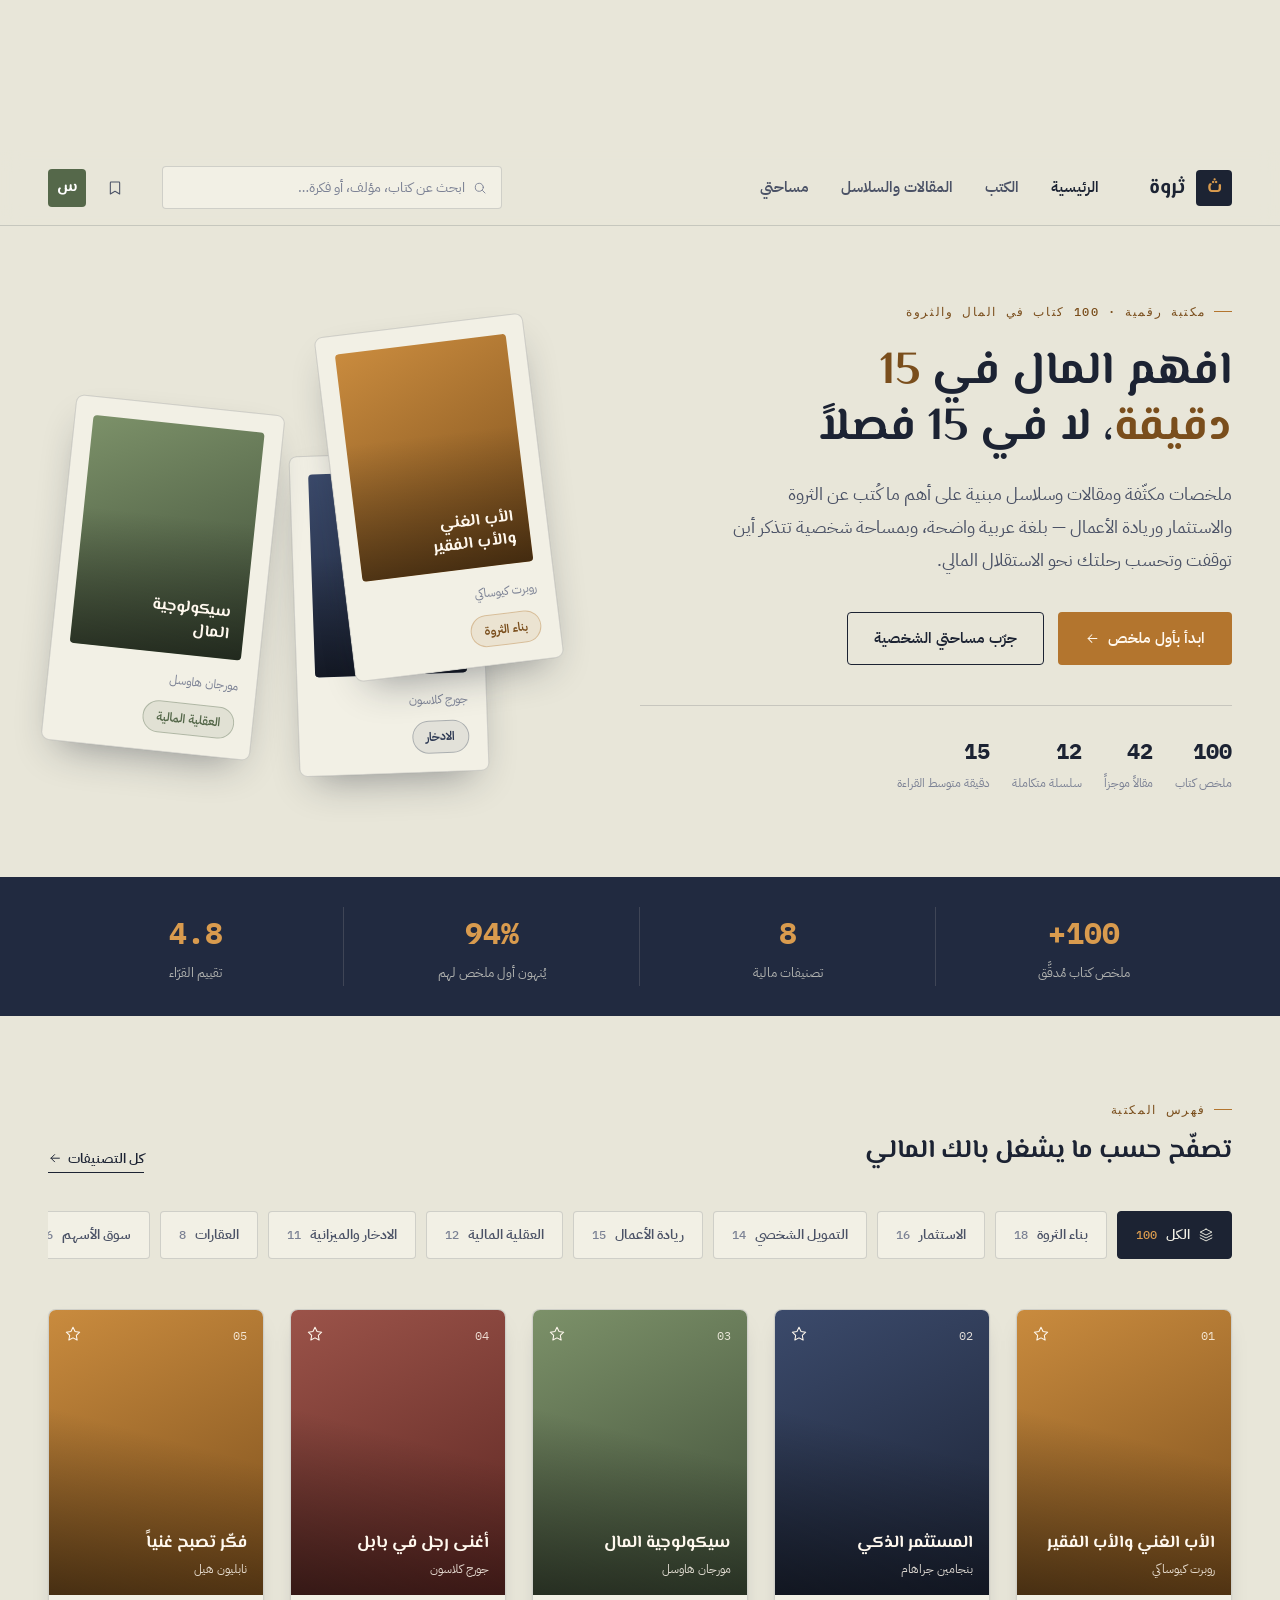
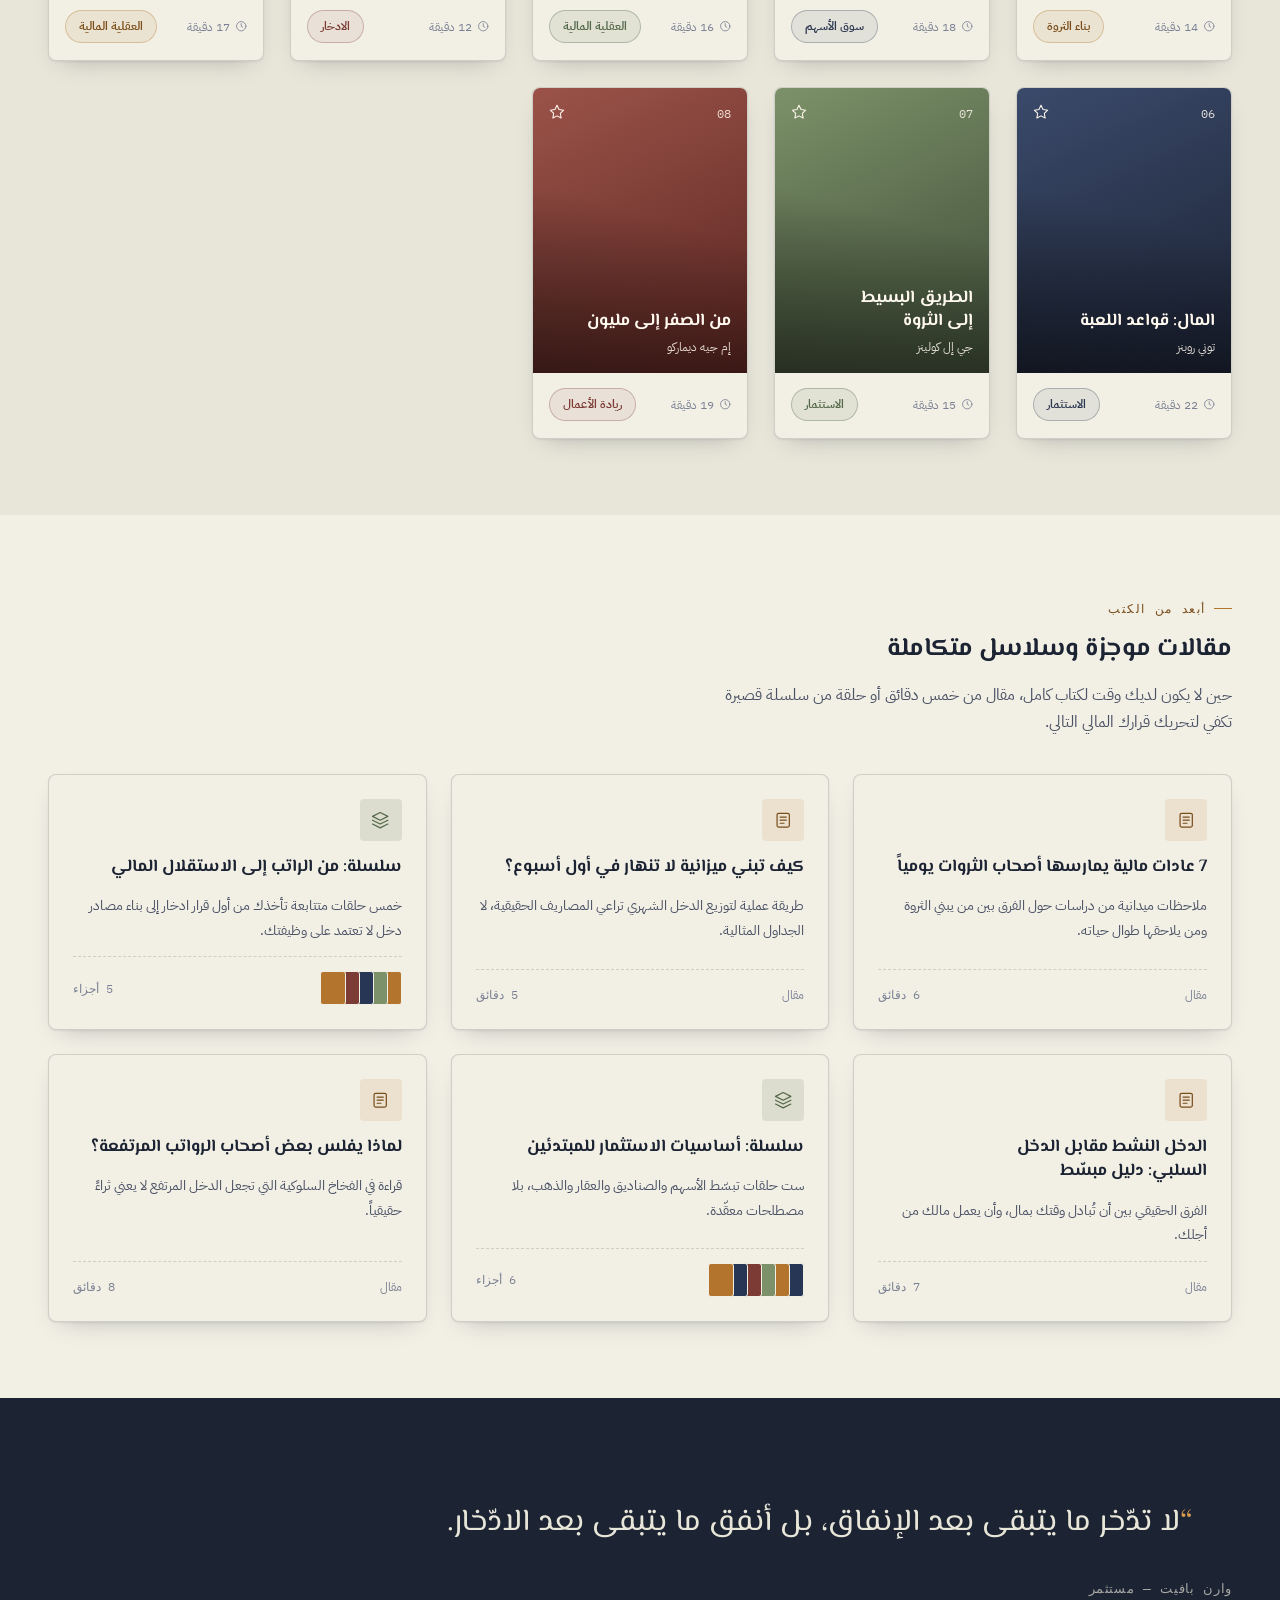
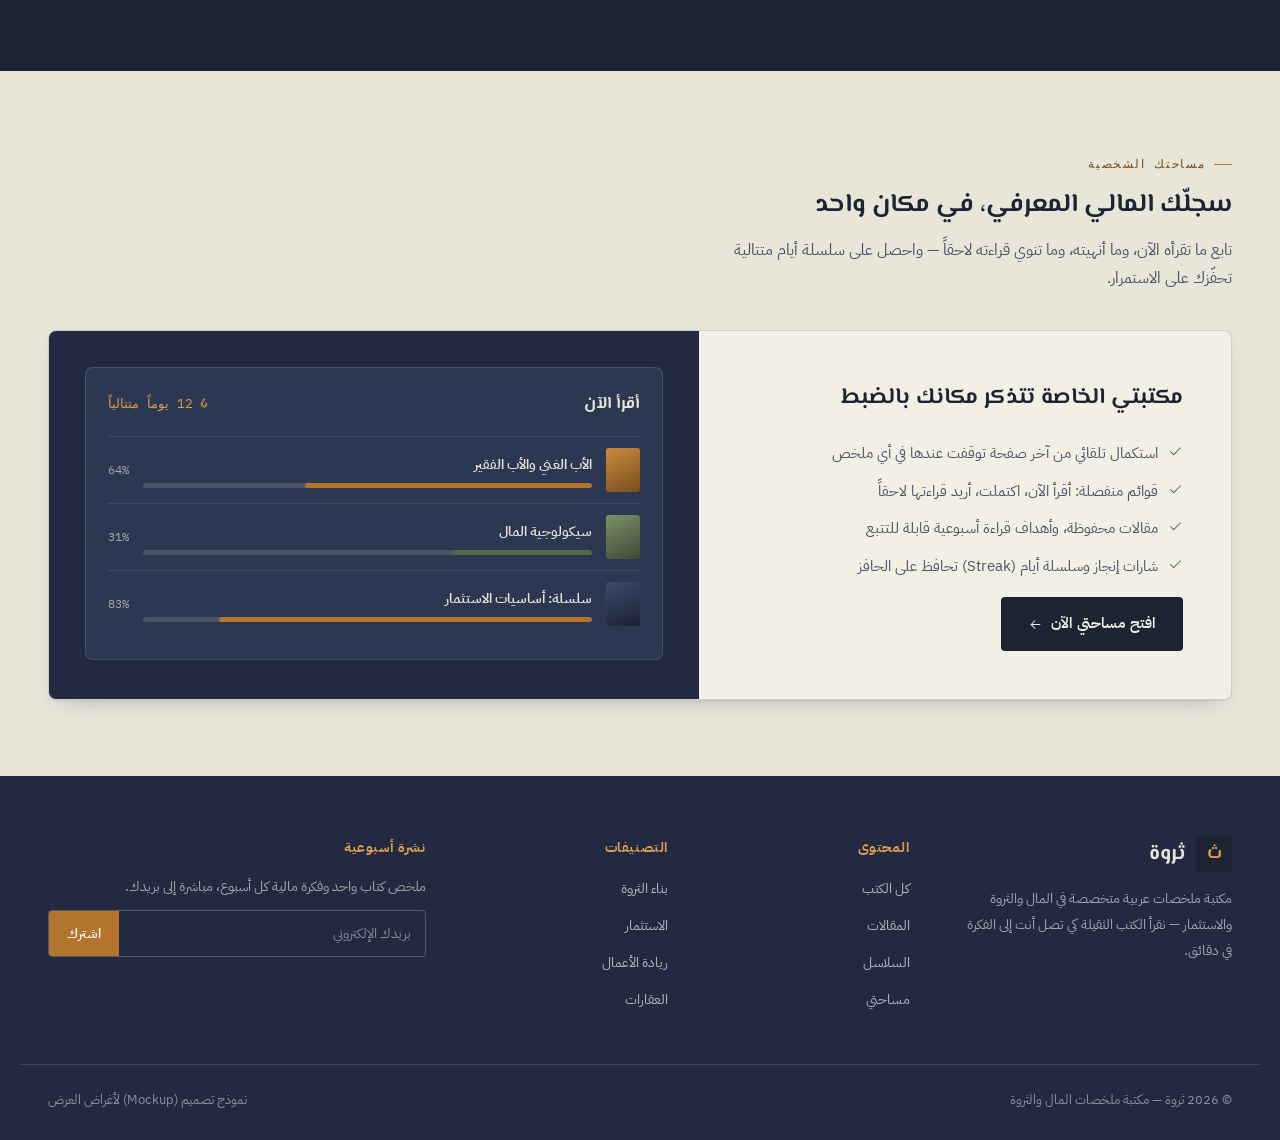
<file: wealth-library/index.html>
<!DOCTYPE html>
<html lang="ar" dir="rtl">
<head>
<meta charset="UTF-8" />
<meta name="viewport" content="width=device-width, initial-scale=1.0" />
<title>ثروة — مكتبة ملخصات المال والثروة</title>
<meta name="description" content="مكتبة رقمية تضم ملخصات 100 كتاب ومقالات وسلاسل في المال والثروة والاستثمار، مع مساحة شخصية لتتبع قراءاتك." />
<link rel="preconnect" href="https://fonts.googleapis.com" />
<link rel="preconnect" href="https://fonts.gstatic.com" crossorigin />
<link href="https://fonts.googleapis.com/css2?family=El+Messiri:wght@500;600;700&family=IBM+Plex+Sans+Arabic:wght@400;500;600;700&family=IBM+Plex+Mono:wght@400;500&display=swap" rel="stylesheet" />
<link rel="stylesheet" href="./css/styles.css" />
</head>
<body>

<svg hidden>
<symbol id="i-search" viewBox="0 0 24 24"><circle cx="11" cy="11" r="7"/><line x1="21" y1="21" x2="16.65" y2="16.65"/></symbol>
<symbol id="i-user" viewBox="0 0 24 24"><circle cx="12" cy="8" r="4"/><path d="M4 20c0-4 4-6 8-6s8 2 8 6"/></symbol>
<symbol id="i-bookmark" viewBox="0 0 24 24"><path d="M6 3h12a1 1 0 011 1v17l-7-4-7 4V4a1 1 0 011-1z"/></symbol>
<symbol id="i-clock" viewBox="0 0 24 24"><circle cx="12" cy="12" r="9"/><polyline points="12 7 12 12 15 14"/></symbol>
<symbol id="i-star" viewBox="0 0 24 24"><path d="M12 2l3.1 6.3 6.9 1-5 4.9 1.2 6.9-6.2-3.3-6.2 3.3 1.2-6.9-5-4.9 6.9-1z"/></symbol>
<symbol id="i-check" viewBox="0 0 24 24"><polyline points="20 6 9 17 4 12"/></symbol>
<symbol id="i-flame" viewBox="0 0 24 24"><path d="M12 2c1.2 3.8-3.6 5-3.6 9a3.6 3.6 0 007.2 0c0-1.8-.9-2.7-.9-2.7s1.8.9 1.8 3.6a5.4 5.4 0 01-10.8 0c0-4.6 3.6-5.4 3.6-9.4.9 0 1.8-.5 2.7-.5z"/></symbol>
<symbol id="i-menu" viewBox="0 0 24 24"><line x1="4" y1="7" x2="20" y2="7"/><line x1="4" y1="12" x2="20" y2="12"/><line x1="4" y1="17" x2="20" y2="17"/></symbol>
<symbol id="i-arrow" viewBox="0 0 24 24"><line x1="19" y1="12" x2="5" y2="12"/><polyline points="11 6 5 12 11 18"/></symbol>
<symbol id="i-book" viewBox="0 0 24 24"><path d="M4 5c2-1.3 5-1.3 7 0v14c-2-1.3-5-1.3-7 0V5z"/><path d="M20 5c-2-1.3-5-1.3-7 0v14c2-1.3 5-1.3 7 0V5z"/></symbol>
<symbol id="i-scroll" viewBox="0 0 24 24"><rect x="4" y="3" width="16" height="18" rx="2"/><line x1="8" y1="8" x2="16" y2="8"/><line x1="8" y1="12" x2="16" y2="12"/><line x1="8" y1="16" x2="13" y2="16"/></symbol>
<symbol id="i-layers" viewBox="0 0 24 24"><polygon points="12 2 2 7 12 12 22 7 12 2"/><polyline points="2 17 12 22 22 17"/><polyline points="2 12 12 17 22 12"/></symbol>
</svg>

<header class="site-header">
  <div class="container header-row">
    <a href="./index.html" class="brand"><span class="brand-mark">ث</span> ثروة</a>
    <nav class="main-nav">
      <a href="./index.html" class="is-active">الرئيسية</a>
      <a href="./index.html#books">الكتب</a>
      <a href="./index.html#articles">المقالات والسلاسل</a>
      <a href="./dashboard.html">مساحتي</a>
    </nav>
    <div class="header-search"><svg class="icon"><use href="#i-search"/></svg> ابحث عن كتاب، مؤلف، أو فكرة…</div>
    <div class="header-actions">
      <a href="./dashboard.html" class="icon-btn" aria-label="المفضلة"><svg class="icon"><use href="#i-bookmark"/></svg></a>
      <a href="./dashboard.html" class="avatar">س</a>
      <button class="nav-toggle icon-btn" aria-label="القائمة"><svg class="icon"><use href="#i-menu"/></svg></button>
    </div>
  </div>
</header>

<section class="hero">
  <div class="container hero-grid">
    <div>
      <div class="eyebrow hero-eyebrow">مكتبة رقمية · 100 كتاب في المال والثروة</div>
      <h1>افهم المال في <em>15 دقيقة</em>، لا في 15 فصلاً</h1>
      <p class="hero-lede">ملخصات مكثّفة ومقالات وسلاسل مبنية على أهم ما كُتب عن الثروة والاستثمار وريادة الأعمال — بلغة عربية واضحة، وبمساحة شخصية تتذكر أين توقفت وتحسب رحلتك نحو الاستقلال المالي.</p>
      <div class="hero-actions">
        <a href="./summary.html" class="btn btn-bronze">ابدأ بأول ملخص <svg class="icon"><use href="#i-arrow"/></svg></a>
        <a href="./dashboard.html" class="btn btn-outline">جرّب مساحتي الشخصية</a>
      </div>
      <div class="hero-proof">
        <div class="proof-stat"><b class="num">100</b><span>ملخص كتاب</span></div>
        <div class="proof-stat"><b class="num">42</b><span>مقالاً موجزاً</span></div>
        <div class="proof-stat"><b class="num">12</b><span>سلسلة متكاملة</span></div>
        <div class="proof-stat"><b class="num">15</b><span>دقيقة متوسط القراءة</span></div>
      </div>
    </div>
    <div class="hero-stack">
      <div class="desk-card card-a tone-bronze">
        <div class="cover"><span>الأب الغني<br/>والأب الفقير</span></div>
        <small>روبرت كيوساكي</small>
        <div class="cmeta"><span class="tag tag--bronze">بناء الثروة</span></div>
      </div>
      <div class="desk-card card-b tone-moss">
        <div class="cover"><span>سيكولوجية<br/>المال</span></div>
        <small>مورجان هاوسل</small>
        <div class="cmeta"><span class="tag tag--moss">العقلية المالية</span></div>
      </div>
      <div class="desk-card card-c tone-navy">
        <div class="cover"><span>أغنى رجل<br/>في بابل</span></div>
        <small>جورج كلاسون</small>
        <div class="cmeta"><span class="tag tag--navy">الادخار</span></div>
      </div>
    </div>
  </div>
</section>

<div class="stats-strip">
  <div class="container stats-row">
    <div class="stat-block"><b class="num">100+</b><span>ملخص كتاب مُدقَّق</span></div>
    <div class="stat-block"><b class="num">8</b><span>تصنيفات مالية</span></div>
    <div class="stat-block"><b class="num">94%</b><span>يُنهون أول ملخص لهم</span></div>
    <div class="stat-block"><b class="num">4.8</b><span>تقييم القرّاء</span></div>
  </div>
</div>

<section class="section" id="books">
  <div class="container">
    <div class="section-head">
      <div>
        <div class="eyebrow">فهرس المكتبة</div>
        <h2>تصفّح حسب ما يشغل بالك المالي</h2>
      </div>
      <a href="#" class="link-more">كل التصنيفات <svg class="icon"><use href="#i-arrow"/></svg></a>
    </div>
    <div class="cat-rail">
      <div class="cat-chip is-active"><svg class="icon"><use href="#i-layers"/></svg> الكل <b class="num">100</b></div>
      <div class="cat-chip">بناء الثروة <b class="num">18</b></div>
      <div class="cat-chip">الاستثمار <b class="num">16</b></div>
      <div class="cat-chip">التمويل الشخصي <b class="num">14</b></div>
      <div class="cat-chip">ريادة الأعمال <b class="num">15</b></div>
      <div class="cat-chip">العقلية المالية <b class="num">12</b></div>
      <div class="cat-chip">الادخار والميزانية <b class="num">11</b></div>
      <div class="cat-chip">العقارات <b class="num">8</b></div>
      <div class="cat-chip">سوق الأسهم <b class="num">6</b></div>
    </div>

    <div class="book-grid">

      <a class="book-card" href="./summary.html">
        <div class="book-cover tone-bronze">
          <div class="cover-top"><span class="cover-num">01</span><svg class="icon"><use href="#i-star"/></svg></div>
          <div class="cover-bottom"><h3>الأب الغني والأب الفقير</h3><div class="author">روبرت كيوساكي</div></div>
        </div>
        <div class="book-body">
          <div class="book-meta"><span class="meta-item"><svg class="icon"><use href="#i-clock"/></svg> 14 دقيقة</span><span class="tag tag--bronze">بناء الثروة</span></div>
        </div>
      </a>

      <a class="book-card" href="./summary.html">
        <div class="book-cover tone-navy">
          <div class="cover-top"><span class="cover-num">02</span><svg class="icon"><use href="#i-star"/></svg></div>
          <div class="cover-bottom"><h3>المستثمر الذكي</h3><div class="author">بنجامين جراهام</div></div>
        </div>
        <div class="book-body">
          <div class="book-meta"><span class="meta-item"><svg class="icon"><use href="#i-clock"/></svg> 18 دقيقة</span><span class="tag tag--navy">سوق الأسهم</span></div>
        </div>
      </a>

      <a class="book-card" href="./summary.html">
        <div class="book-cover tone-moss">
          <div class="cover-top"><span class="cover-num">03</span><svg class="icon"><use href="#i-star"/></svg></div>
          <div class="cover-bottom"><h3>سيكولوجية المال</h3><div class="author">مورجان هاوسل</div></div>
        </div>
        <div class="book-body">
          <div class="book-meta"><span class="meta-item"><svg class="icon"><use href="#i-clock"/></svg> 16 دقيقة</span><span class="tag tag--moss">العقلية المالية</span></div>
        </div>
      </a>

      <a class="book-card" href="./summary.html">
        <div class="book-cover tone-claret">
          <div class="cover-top"><span class="cover-num">04</span><svg class="icon"><use href="#i-star"/></svg></div>
          <div class="cover-bottom"><h3>أغنى رجل في بابل</h3><div class="author">جورج كلاسون</div></div>
        </div>
        <div class="book-body">
          <div class="book-meta"><span class="meta-item"><svg class="icon"><use href="#i-clock"/></svg> 12 دقيقة</span><span class="tag tag--claret">الادخار</span></div>
        </div>
      </a>

      <a class="book-card" href="./summary.html">
        <div class="book-cover tone-bronze">
          <div class="cover-top"><span class="cover-num">05</span><svg class="icon"><use href="#i-star"/></svg></div>
          <div class="cover-bottom"><h3>فكّر تصبح غنياً</h3><div class="author">نابليون هيل</div></div>
        </div>
        <div class="book-body">
          <div class="book-meta"><span class="meta-item"><svg class="icon"><use href="#i-clock"/></svg> 17 دقيقة</span><span class="tag tag--bronze">العقلية المالية</span></div>
        </div>
      </a>

      <a class="book-card" href="./summary.html">
        <div class="book-cover tone-navy">
          <div class="cover-top"><span class="cover-num">06</span><svg class="icon"><use href="#i-star"/></svg></div>
          <div class="cover-bottom"><h3>المال: قواعد اللعبة</h3><div class="author">توني روبنز</div></div>
        </div>
        <div class="book-body">
          <div class="book-meta"><span class="meta-item"><svg class="icon"><use href="#i-clock"/></svg> 22 دقيقة</span><span class="tag tag--navy">الاستثمار</span></div>
        </div>
      </a>

      <a class="book-card" href="./summary.html">
        <div class="book-cover tone-moss">
          <div class="cover-top"><span class="cover-num">07</span><svg class="icon"><use href="#i-star"/></svg></div>
          <div class="cover-bottom"><h3>الطريق البسيط إلى الثروة</h3><div class="author">جي إل كولينز</div></div>
        </div>
        <div class="book-body">
          <div class="book-meta"><span class="meta-item"><svg class="icon"><use href="#i-clock"/></svg> 15 دقيقة</span><span class="tag tag--moss">الاستثمار</span></div>
        </div>
      </a>

      <a class="book-card" href="./summary.html">
        <div class="book-cover tone-claret">
          <div class="cover-top"><span class="cover-num">08</span><svg class="icon"><use href="#i-star"/></svg></div>
          <div class="cover-bottom"><h3>من الصفر إلى مليون</h3><div class="author">إم جيه ديمارکو</div></div>
        </div>
        <div class="book-body">
          <div class="book-meta"><span class="meta-item"><svg class="icon"><use href="#i-clock"/></svg> 19 دقيقة</span><span class="tag tag--claret">ريادة الأعمال</span></div>
        </div>
      </a>

    </div>
  </div>
</section>

<section class="section section-alt" id="articles">
  <div class="container">
    <div class="section-head">
      <div>
        <div class="eyebrow">أبعد من الكتب</div>
        <h2>مقالات موجزة وسلاسل متكاملة</h2>
        <p>حين لا يكون لديك وقت لكتاب كامل، مقال من خمس دقائق أو حلقة من سلسلة قصيرة تكفي لتحريك قرارك المالي التالي.</p>
      </div>
    </div>
    <div class="mixed-grid">

      <a class="feature-card" href="./summary.html">
        <div class="fc-icon"><svg class="icon"><use href="#i-scroll"/></svg></div>
        <h3>7 عادات مالية يمارسها أصحاب الثروات يومياً</h3>
        <p>ملاحظات ميدانية من دراسات حول الفرق بين من يبني الثروة ومن يلاحقها طوال حياته.</p>
        <div class="feature-foot"><span>مقال</span><span class="num">6 دقائق</span></div>
      </a>

      <a class="feature-card" href="./summary.html">
        <div class="fc-icon"><svg class="icon"><use href="#i-scroll"/></svg></div>
        <h3>كيف تبني ميزانية لا تنهار في أول أسبوع؟</h3>
        <p>طريقة عملية لتوزيع الدخل الشهري تراعي المصاريف الحقيقية، لا الجداول المثالية.</p>
        <div class="feature-foot"><span>مقال</span><span class="num">5 دقائق</span></div>
      </a>

      <a class="feature-card is-series" href="./summary.html">
        <div class="fc-icon"><svg class="icon"><use href="#i-layers"/></svg></div>
        <h3>سلسلة: من الراتب إلى الاستقلال المالي</h3>
        <p>خمس حلقات متتابعة تأخذك من أول قرار ادخار إلى بناء مصادر دخل لا تعتمد على وظيفتك.</p>
        <div class="feature-foot">
          <div class="series-stack"><span style="background:#B3752E"></span><span style="background:#7C9169"></span><span style="background:#283655"></span><span style="background:#7C3B34"></span><span style="background:#B3752E"></span></div>
          <span class="num">5 أجزاء</span>
        </div>
      </a>

      <a class="feature-card" href="./summary.html">
        <div class="fc-icon"><svg class="icon"><use href="#i-scroll"/></svg></div>
        <h3>الدخل النشط مقابل الدخل السلبي: دليل مبسّط</h3>
        <p>الفرق الحقيقي بين أن تُبادل وقتك بمال، وأن يعمل مالك من أجلك.</p>
        <div class="feature-foot"><span>مقال</span><span class="num">7 دقائق</span></div>
      </a>

      <a class="feature-card is-series" href="./summary.html">
        <div class="fc-icon"><svg class="icon"><use href="#i-layers"/></svg></div>
        <h3>سلسلة: أساسيات الاستثمار للمبتدئين</h3>
        <p>ست حلقات تبسّط الأسهم والصناديق والعقار والذهب، بلا مصطلحات معقّدة.</p>
        <div class="feature-foot">
          <div class="series-stack"><span style="background:#283655"></span><span style="background:#B3752E"></span><span style="background:#7C9169"></span><span style="background:#7C3B34"></span><span style="background:#283655"></span><span style="background:#B3752E"></span></div>
          <span class="num">6 أجزاء</span>
        </div>
      </a>

      <a class="feature-card" href="./summary.html">
        <div class="fc-icon"><svg class="icon"><use href="#i-scroll"/></svg></div>
        <h3>لماذا يفلس بعض أصحاب الرواتب المرتفعة؟</h3>
        <p>قراءة في الفخاخ السلوكية التي تجعل الدخل المرتفع لا يعني ثراءً حقيقياً.</p>
        <div class="feature-foot"><span>مقال</span><span class="num">8 دقائق</span></div>
      </a>

    </div>
  </div>
</section>

<div class="quote-band">
  <div class="container">
    <blockquote>لا تدّخر ما يتبقى بعد الإنفاق، بل أنفق ما يتبقى بعد الادّخار.</blockquote>
    <cite>وارن بافيت — مستثمر</cite>
  </div>
</div>

<section class="section">
  <div class="container">
    <div class="section-head">
      <div>
        <div class="eyebrow">مساحتك الشخصية</div>
        <h2>سجلّك المالي المعرفي، في مكان واحد</h2>
        <p>تابع ما تقرأه الآن، وما أنهيته، وما تنوي قراءته لاحقاً — واحصل على سلسلة أيام متتالية تحفّزك على الاستمرار.</p>
      </div>
    </div>
    <div class="dash-teaser">
      <div class="dash-teaser-copy">
        <h3 class="font-display" style="font-size:1.4rem;">مكتبتي الخاصة تتذكر مكانك بالضبط</h3>
        <ul>
          <li><svg class="icon"><use href="#i-check"/></svg> استكمال تلقائي من آخر صفحة توقفت عندها في أي ملخص</li>
          <li><svg class="icon"><use href="#i-check"/></svg> قوائم منفصلة: أقرأ الآن، اكتملت، أريد قراءتها لاحقاً</li>
          <li><svg class="icon"><use href="#i-check"/></svg> مقالات محفوظة، وأهداف قراءة أسبوعية قابلة للتتبع</li>
          <li><svg class="icon"><use href="#i-check"/></svg> شارات إنجاز وسلسلة أيام (Streak) تحافظ على الحافز</li>
        </ul>
        <a href="./dashboard.html" class="btn btn-primary" style="align-self:flex-start;">افتح مساحتي الآن <svg class="icon"><use href="#i-arrow"/></svg></a>
      </div>
      <div class="dash-teaser-visual">
        <div class="mini-ledger">
          <div class="mini-ledger-head">
            <b>أقرأ الآن</b>
            <span class="streak-chip"><svg class="icon"><use href="#i-flame"/></svg> 12 يوماً متتالياً</span>
          </div>
          <div class="mini-row">
            <div class="mini-swatch tone-bronze" style="background:linear-gradient(155deg,#C98B3E,#7A4E1C)"></div>
            <div class="mini-row-body">
              <b>الأب الغني والأب الفقير</b>
              <div class="progress-track"><div class="progress-fill is-bronze" style="width:64%"></div></div>
            </div>
            <span class="mini-pct">64%</span>
          </div>
          <div class="mini-row">
            <div class="mini-swatch tone-moss" style="background:linear-gradient(155deg,#7C9169,#3D4B36)"></div>
            <div class="mini-row-body">
              <b>سيكولوجية المال</b>
              <div class="progress-track"><div class="progress-fill" style="width:31%"></div></div>
            </div>
            <span class="mini-pct">31%</span>
          </div>
          <div class="mini-row">
            <div class="mini-swatch tone-navy" style="background:linear-gradient(155deg,#3B4A6B,#1B2233)"></div>
            <div class="mini-row-body">
              <b>سلسلة: أساسيات الاستثمار</b>
              <div class="progress-track"><div class="progress-fill is-bronze" style="width:83%"></div></div>
            </div>
            <span class="mini-pct">83%</span>
          </div>
        </div>
      </div>
    </div>
  </div>
</section>

<footer class="site-footer">
  <div class="container footer-grid">
    <div class="footer-brand">
      <a href="./index.html" class="brand"><span class="brand-mark">ث</span> ثروة</a>
      <p>مكتبة ملخصات عربية متخصصة في المال والثروة والاستثمار — نقرأ الكتب الثقيلة كي تصل أنت إلى الفكرة في دقائق.</p>
    </div>
    <div class="footer-col">
      <h4>المحتوى</h4>
      <ul>
        <li><a href="./index.html#books">كل الكتب</a></li>
        <li><a href="./index.html#articles">المقالات</a></li>
        <li><a href="./index.html#articles">السلاسل</a></li>
        <li><a href="./dashboard.html">مساحتي</a></li>
      </ul>
    </div>
    <div class="footer-col">
      <h4>التصنيفات</h4>
      <ul>
        <li><a href="#">بناء الثروة</a></li>
        <li><a href="#">الاستثمار</a></li>
        <li><a href="#">ريادة الأعمال</a></li>
        <li><a href="#">العقارات</a></li>
      </ul>
    </div>
    <div class="footer-col">
      <h4>نشرة أسبوعية</h4>
      <p style="font-size:.86rem; color:rgba(232,230,217,.65); margin-bottom:12px;">ملخص كتاب واحد وفكرة مالية كل أسبوع، مباشرة إلى بريدك.</p>
      <form class="newsletter-form" onsubmit="return false;">
        <input type="email" placeholder="بريدك الإلكتروني" />
        <button type="submit">اشترك</button>
      </form>
    </div>
  </div>
  <div class="container footer-bottom">
    <span>© 2026 ثروة — مكتبة ملخصات المال والثروة</span>
    <span>نموذج تصميم (Mockup) لأغراض العرض</span>
  </div>
</footer>

<script src="./js/main.js"></script>
</body>
</html>
</file>
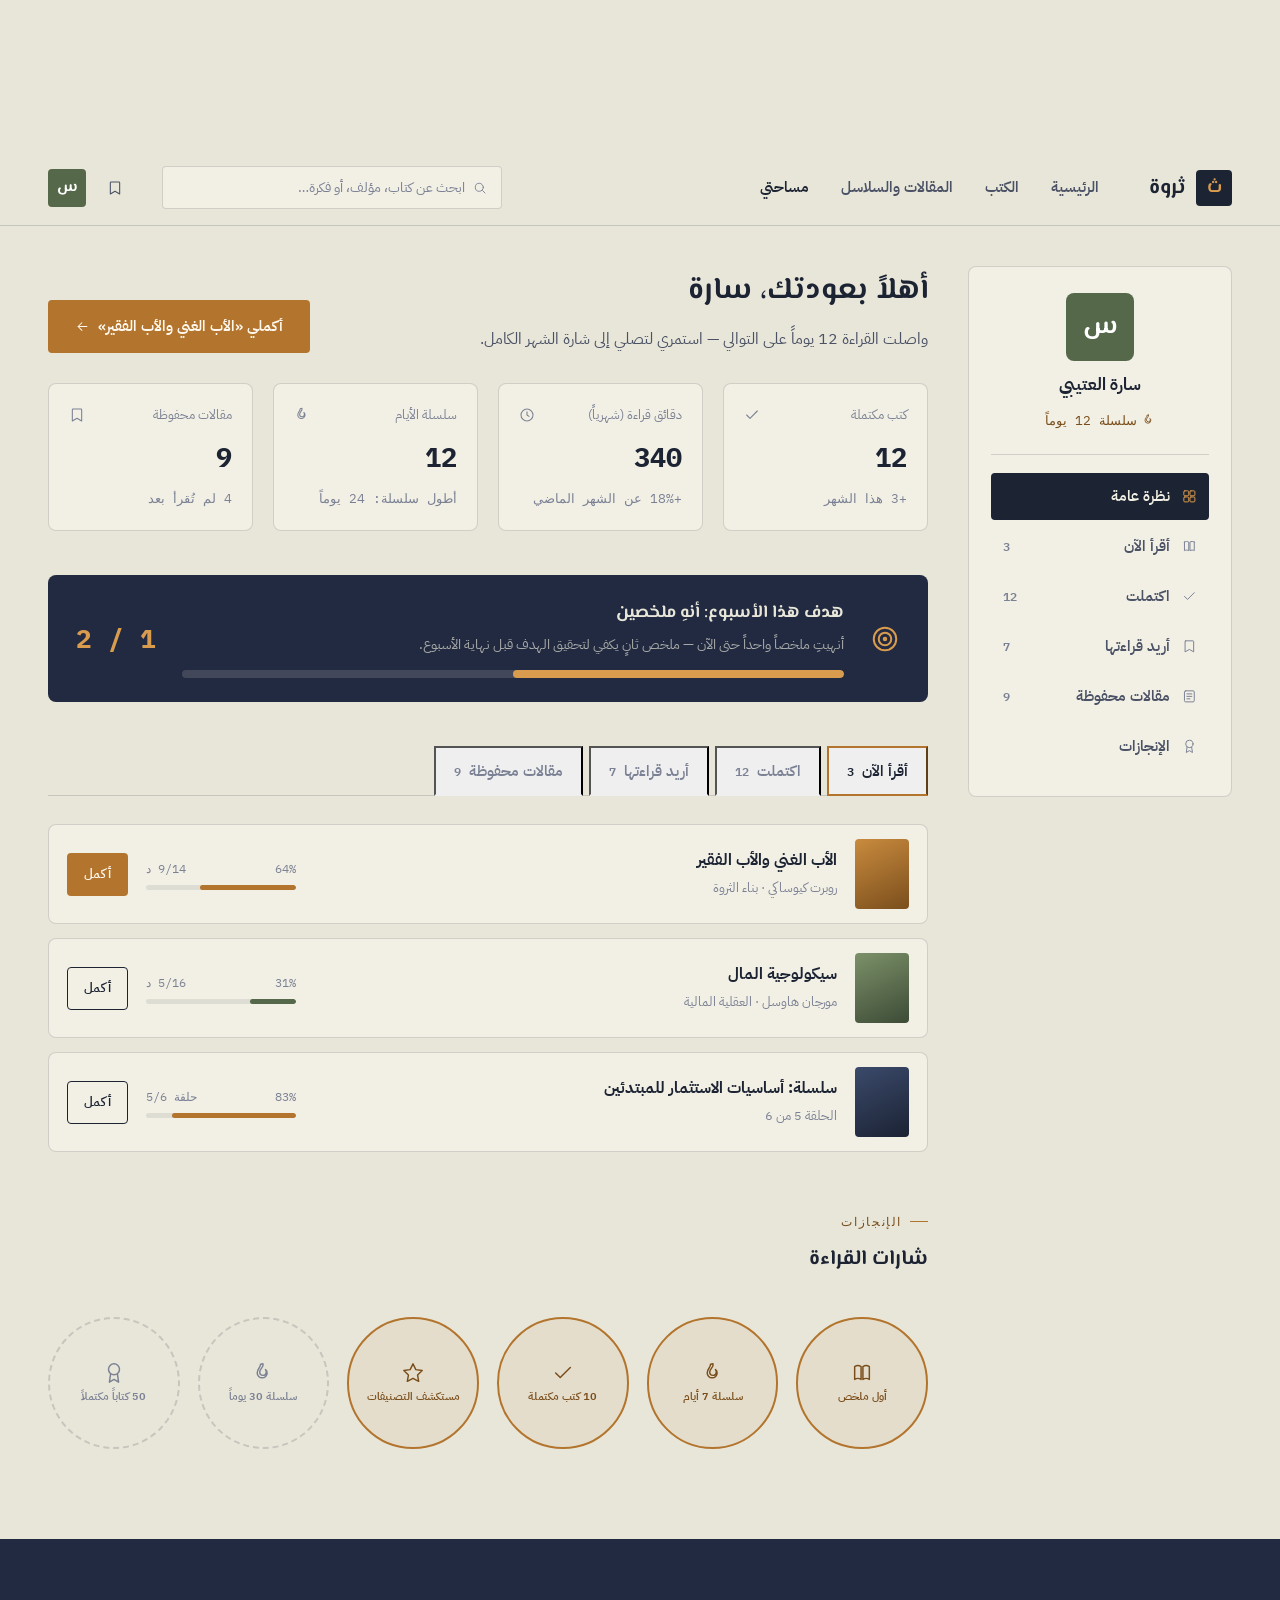
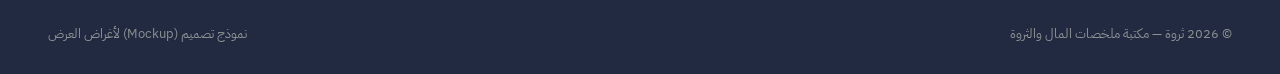
<file: wealth-library/dashboard.html>
<!DOCTYPE html>
<html lang="ar" dir="rtl">
<head>
<meta charset="UTF-8" />
<meta name="viewport" content="width=device-width, initial-scale=1.0" />
<title>مساحتي — ثروة</title>
<meta name="description" content="تتبّع الكتب التي تقرؤها، وما أنهيته، وما تنوي قراءته لاحقاً، ومقالاتك المحفوظة." />
<link rel="preconnect" href="https://fonts.googleapis.com" />
<link rel="preconnect" href="https://fonts.gstatic.com" crossorigin />
<link href="https://fonts.googleapis.com/css2?family=El+Messiri:wght@500;600;700&family=IBM+Plex+Sans+Arabic:wght@400;500;600;700&family=IBM+Plex+Mono:wght@400;500&display=swap" rel="stylesheet" />
<link rel="stylesheet" href="./css/styles.css" />
</head>
<body>

<svg hidden>
<symbol id="i-search" viewBox="0 0 24 24"><circle cx="11" cy="11" r="7"/><line x1="21" y1="21" x2="16.65" y2="16.65"/></symbol>
<symbol id="i-bookmark" viewBox="0 0 24 24"><path d="M6 3h12a1 1 0 011 1v17l-7-4-7 4V4a1 1 0 011-1z"/></symbol>
<symbol id="i-clock" viewBox="0 0 24 24"><circle cx="12" cy="12" r="9"/><polyline points="12 7 12 12 15 14"/></symbol>
<symbol id="i-check" viewBox="0 0 24 24"><polyline points="20 6 9 17 4 12"/></symbol>
<symbol id="i-menu" viewBox="0 0 24 24"><line x1="4" y1="7" x2="20" y2="7"/><line x1="4" y1="12" x2="20" y2="12"/><line x1="4" y1="17" x2="20" y2="17"/></symbol>
<symbol id="i-arrow" viewBox="0 0 24 24"><line x1="19" y1="12" x2="5" y2="12"/><polyline points="11 6 5 12 11 18"/></symbol>
<symbol id="i-flame" viewBox="0 0 24 24"><path d="M12 2c1.2 3.8-3.6 5-3.6 9a3.6 3.6 0 007.2 0c0-1.8-.9-2.7-.9-2.7s1.8.9 1.8 3.6a5.4 5.4 0 01-10.8 0c0-4.6 3.6-5.4 3.6-9.4.9 0 1.8-.5 2.7-.5z"/></symbol>
<symbol id="i-grid" viewBox="0 0 24 24"><rect x="3" y="3" width="8" height="8" rx="1.5"/><rect x="13" y="3" width="8" height="8" rx="1.5"/><rect x="3" y="13" width="8" height="8" rx="1.5"/><rect x="13" y="13" width="8" height="8" rx="1.5"/></symbol>
<symbol id="i-book" viewBox="0 0 24 24"><path d="M4 5c2-1.3 5-1.3 7 0v14c-2-1.3-5-1.3-7 0V5z"/><path d="M20 5c-2-1.3-5-1.3-7 0v14c2-1.3 5-1.3 7 0V5z"/></symbol>
<symbol id="i-scroll" viewBox="0 0 24 24"><rect x="4" y="3" width="16" height="18" rx="2"/><line x1="8" y1="8" x2="16" y2="8"/><line x1="8" y1="12" x2="16" y2="12"/><line x1="8" y1="16" x2="13" y2="16"/></symbol>
<symbol id="i-target" viewBox="0 0 24 24"><circle cx="12" cy="12" r="9"/><circle cx="12" cy="12" r="5"/><circle cx="12" cy="12" r="1"/></symbol>
<symbol id="i-award" viewBox="0 0 24 24"><circle cx="12" cy="8" r="6"/><path d="M8.2 13.5L7 22l5-3 5 3-1.2-8.5"/></symbol>
<symbol id="i-star" viewBox="0 0 24 24"><path d="M12 2l3.1 6.3 6.9 1-5 4.9 1.2 6.9-6.2-3.3-6.2 3.3 1.2-6.9-5-4.9 6.9-1z"/></symbol>
</svg>

<header class="site-header">
  <div class="container header-row">
    <a href="./index.html" class="brand"><span class="brand-mark">ث</span> ثروة</a>
    <nav class="main-nav">
      <a href="./index.html">الرئيسية</a>
      <a href="./index.html#books">الكتب</a>
      <a href="./index.html#articles">المقالات والسلاسل</a>
      <a href="./dashboard.html" class="is-active">مساحتي</a>
    </nav>
    <div class="header-search"><svg class="icon"><use href="#i-search"/></svg> ابحث عن كتاب، مؤلف، أو فكرة…</div>
    <div class="header-actions">
      <a href="./dashboard.html" class="icon-btn" aria-label="المفضلة"><svg class="icon"><use href="#i-bookmark"/></svg></a>
      <a href="./dashboard.html" class="avatar">س</a>
      <button class="nav-toggle icon-btn" aria-label="القائمة"><svg class="icon"><use href="#i-menu"/></svg></button>
    </div>
  </div>
</header>

<div class="container dash-shell">
  <aside class="dash-side">
    <div class="profile-block">
      <div class="profile-avatar">س</div>
      <b>سارة العتيبي</b>
      <span class="streak-chip" style="color:var(--bronze-ink);"><svg class="icon"><use href="#i-flame"/></svg> سلسلة 12 يوماً</span>
    </div>
    <nav class="dash-nav">
      <a href="#overview" class="is-active"><svg class="icon"><use href="#i-grid"/></svg> نظرة عامة</a>
      <a href="#reading"><svg class="icon"><use href="#i-book"/></svg> أقرأ الآن <span class="count num">3</span></a>
      <a href="#reading"><svg class="icon"><use href="#i-check"/></svg> اكتملت <span class="count num">12</span></a>
      <a href="#reading"><svg class="icon"><use href="#i-bookmark"/></svg> أريد قراءتها <span class="count num">7</span></a>
      <a href="#reading"><svg class="icon"><use href="#i-scroll"/></svg> مقالات محفوظة <span class="count num">9</span></a>
      <a href="#achievements"><svg class="icon"><use href="#i-award"/></svg> الإنجازات</a>
    </nav>
  </aside>

  <main>
    <div id="overview">
      <div class="dash-header-row">
        <div>
          <h1>أهلاً بعودتك، سارة</h1>
          <p>واصلت القراءة 12 يوماً على التوالي — استمري لتصلي إلى شارة الشهر الكامل.</p>
        </div>
        <a href="./summary.html" class="btn btn-bronze">أكملي «الأب الغني والأب الفقير» <svg class="icon"><use href="#i-arrow"/></svg></a>
      </div>

      <div class="kpi-row">
        <div class="kpi-card">
          <div class="kpi-top"><span>كتب مكتملة</span><svg class="icon"><use href="#i-check"/></svg></div>
          <b class="num">12</b>
          <span class="kpi-delta">+3 هذا الشهر</span>
        </div>
        <div class="kpi-card">
          <div class="kpi-top"><span>دقائق قراءة (شهرياً)</span><svg class="icon"><use href="#i-clock"/></svg></div>
          <b class="num">340</b>
          <span class="kpi-delta">+18% عن الشهر الماضي</span>
        </div>
        <div class="kpi-card">
          <div class="kpi-top"><span>سلسلة الأيام</span><svg class="icon"><use href="#i-flame"/></svg></div>
          <b class="num">12</b>
          <span class="kpi-delta">أطول سلسلة: 24 يوماً</span>
        </div>
        <div class="kpi-card">
          <div class="kpi-top"><span>مقالات محفوظة</span><svg class="icon"><use href="#i-bookmark"/></svg></div>
          <b class="num">9</b>
          <span class="kpi-delta">4 لم تُقرأ بعد</span>
        </div>
      </div>

      <div class="goal-card">
        <svg class="icon" style="width:30px;height:30px; color:var(--bronze-light);"><use href="#i-target"/></svg>
        <div>
          <h3>هدف هذا الأسبوع: أنهِ ملخصين</h3>
          <p>أنهيتِ ملخصاً واحداً حتى الآن — ملخص ثانٍ يكفي لتحقيق الهدف قبل نهاية الأسبوع.</p>
          <div class="goal-track"><div class="goal-fill" style="width:50%"></div></div>
        </div>
        <b class="num" style="font-size:1.6rem; color:var(--bronze-light);">1 / 2</b>
      </div>
    </div>

    <div id="reading">
      <div class="tab-row">
        <button class="tab-btn is-active" data-tab="now">أقرأ الآن <span class="count">3</span></button>
        <button class="tab-btn" data-tab="done">اكتملت <span class="count">12</span></button>
        <button class="tab-btn" data-tab="later">أريد قراءتها <span class="count">7</span></button>
        <button class="tab-btn" data-tab="articles">مقالات محفوظة <span class="count">9</span></button>
      </div>

      <div class="tab-panel is-active" data-panel="now">
        <div class="track-list">
          <div class="track-row">
            <div class="track-swatch" style="background:linear-gradient(155deg,#C98B3E,#7A4E1C)"></div>
            <div class="track-body"><b>الأب الغني والأب الفقير</b><span>روبرت كيوساكي · بناء الثروة</span></div>
            <div class="track-progress"><div class="progress-label"><span>64%</span><span>9/14 د</span></div><div class="progress-track"><div class="progress-fill is-bronze" style="width:64%"></div></div></div>
            <a href="./summary.html" class="btn btn-bronze btn-sm track-cta">أكمل</a>
          </div>
          <div class="track-row">
            <div class="track-swatch" style="background:linear-gradient(155deg,#7C9169,#3D4B36)"></div>
            <div class="track-body"><b>سيكولوجية المال</b><span>مورجان هاوسل · العقلية المالية</span></div>
            <div class="track-progress"><div class="progress-label"><span>31%</span><span>5/16 د</span></div><div class="progress-track"><div class="progress-fill" style="width:31%"></div></div></div>
            <a href="./summary.html" class="btn btn-outline btn-sm track-cta">أكمل</a>
          </div>
          <div class="track-row">
            <div class="track-swatch" style="background:linear-gradient(155deg,#3B4A6B,#1B2233)"></div>
            <div class="track-body"><b>سلسلة: أساسيات الاستثمار للمبتدئين</b><span>الحلقة 5 من 6</span></div>
            <div class="track-progress"><div class="progress-label"><span>83%</span><span>حلقة 5/6</span></div><div class="progress-track"><div class="progress-fill is-bronze" style="width:83%"></div></div></div>
            <a href="./summary.html" class="btn btn-outline btn-sm track-cta">أكمل</a>
          </div>
        </div>
      </div>

      <div class="tab-panel" data-panel="done">
        <div class="track-list">
          <div class="track-row">
            <div class="track-swatch" style="background:linear-gradient(155deg,#9B5349,#5A2521)"></div>
            <div class="track-body"><b>أغنى رجل في بابل</b><span>جورج كلاسون · الادخار</span></div>
            <div class="check-badge"><svg class="icon"><use href="#i-check"/></svg> اكتمل قبل 3 أيام</div>
            <a href="./summary.html" class="btn btn-ghost btn-sm track-cta">أعد القراءة</a>
          </div>
          <div class="track-row">
            <div class="track-swatch" style="background:linear-gradient(155deg,#C98B3E,#7A4E1C)"></div>
            <div class="track-body"><b>فكّر تصبح غنياً</b><span>نابليون هيل · العقلية المالية</span></div>
            <div class="check-badge"><svg class="icon"><use href="#i-check"/></svg> اكتمل قبل أسبوع</div>
            <a href="./summary.html" class="btn btn-ghost btn-sm track-cta">أعد القراءة</a>
          </div>
          <div class="track-row">
            <div class="track-swatch" style="background:linear-gradient(155deg,#7C9169,#3D4B36)"></div>
            <div class="track-body"><b>الطريق البسيط إلى الثروة</b><span>جي إل كولينز · الاستثمار</span></div>
            <div class="check-badge"><svg class="icon"><use href="#i-check"/></svg> اكتمل قبل أسبوعين</div>
            <a href="./summary.html" class="btn btn-ghost btn-sm track-cta">أعد القراءة</a>
          </div>
        </div>
      </div>

      <div class="tab-panel" data-panel="later">
        <div class="track-list">
          <div class="track-row">
            <div class="track-swatch" style="background:linear-gradient(155deg,#3B4A6B,#1B2233)"></div>
            <div class="track-body"><b>المستثمر الذكي</b><span>بنجامين جراهام · سوق الأسهم</span></div>
            <div class="track-body" style="text-align:center;"><span class="num">18 دقيقة</span></div>
            <a href="./summary.html" class="btn btn-bronze btn-sm track-cta">ابدأ القراءة</a>
          </div>
          <div class="track-row">
            <div class="track-swatch" style="background:linear-gradient(155deg,#9B5349,#5A2521)"></div>
            <div class="track-body"><b>من الصفر إلى مليون</b><span>إم جيه ديمارکو · ريادة الأعمال</span></div>
            <div class="track-body" style="text-align:center;"><span class="num">19 دقيقة</span></div>
            <a href="./summary.html" class="btn btn-bronze btn-sm track-cta">ابدأ القراءة</a>
          </div>
          <div class="track-row">
            <div class="track-swatch" style="background:linear-gradient(155deg,#C98B3E,#7A4E1C)"></div>
            <div class="track-body"><b>المال: قواعد اللعبة</b><span>توني روبنز · الاستثمار</span></div>
            <div class="track-body" style="text-align:center;"><span class="num">22 دقيقة</span></div>
            <a href="./summary.html" class="btn btn-bronze btn-sm track-cta">ابدأ القراءة</a>
          </div>
        </div>
      </div>

      <div class="tab-panel" data-panel="articles">
        <div class="track-list">
          <div class="track-row" style="grid-template-columns:54px 1fr auto;">
            <div class="track-swatch" style="background:var(--ink); display:flex; align-items:center; justify-content:center; color:var(--bronze-light);"><svg class="icon"><use href="#i-scroll"/></svg></div>
            <div class="track-body"><b>7 عادات مالية يمارسها أصحاب الثروات يومياً</b><span>مقال · 6 دقائق</span></div>
            <a href="./summary.html" class="btn btn-outline btn-sm track-cta">اقرأ</a>
          </div>
          <div class="track-row" style="grid-template-columns:54px 1fr auto;">
            <div class="track-swatch" style="background:var(--ink); display:flex; align-items:center; justify-content:center; color:var(--bronze-light);"><svg class="icon"><use href="#i-scroll"/></svg></div>
            <div class="track-body"><b>الدخل النشط مقابل الدخل السلبي: دليل مبسّط</b><span>مقال · 7 دقائق</span></div>
            <a href="./summary.html" class="btn btn-outline btn-sm track-cta">اقرأ</a>
          </div>
          <div class="track-row" style="grid-template-columns:54px 1fr auto;">
            <div class="track-swatch" style="background:var(--ink); display:flex; align-items:center; justify-content:center; color:var(--bronze-light);"><svg class="icon"><use href="#i-scroll"/></svg></div>
            <div class="track-body"><b>لماذا يفلس بعض أصحاب الرواتب المرتفعة؟</b><span>مقال · 8 دقائق</span></div>
            <a href="./summary.html" class="btn btn-outline btn-sm track-cta">اقرأ</a>
          </div>
        </div>
      </div>
    </div>

    <section id="achievements">
      <div class="section-head" style="margin-top:52px; margin-bottom:24px;">
        <div><div class="eyebrow">الإنجازات</div><h2 style="font-size:1.3rem;">شارات القراءة</h2></div>
      </div>
      <div class="badge-grid">
        <div class="badge-stamp is-earned"><svg class="icon"><use href="#i-book"/></svg><span>أول ملخص</span></div>
        <div class="badge-stamp is-earned"><svg class="icon"><use href="#i-flame"/></svg><span>سلسلة 7 أيام</span></div>
        <div class="badge-stamp is-earned"><svg class="icon"><use href="#i-check"/></svg><span>10 كتب مكتملة</span></div>
        <div class="badge-stamp is-earned"><svg class="icon"><use href="#i-star"/></svg><span>مستكشف التصنيفات</span></div>
        <div class="badge-stamp"><svg class="icon"><use href="#i-flame"/></svg><span>سلسلة 30 يوماً</span></div>
        <div class="badge-stamp"><svg class="icon"><use href="#i-award"/></svg><span>50 كتاباً مكتملاً</span></div>
      </div>
    </section>
  </main>
</div>

<footer class="site-footer">
  <div class="container footer-bottom" style="border-top:none; margin-top:0;">
    <span>© 2026 ثروة — مكتبة ملخصات المال والثروة</span>
    <span>نموذج تصميم (Mockup) لأغراض العرض</span>
  </div>
</footer>

<script src="./js/main.js"></script>
</body>
</html>
</file>
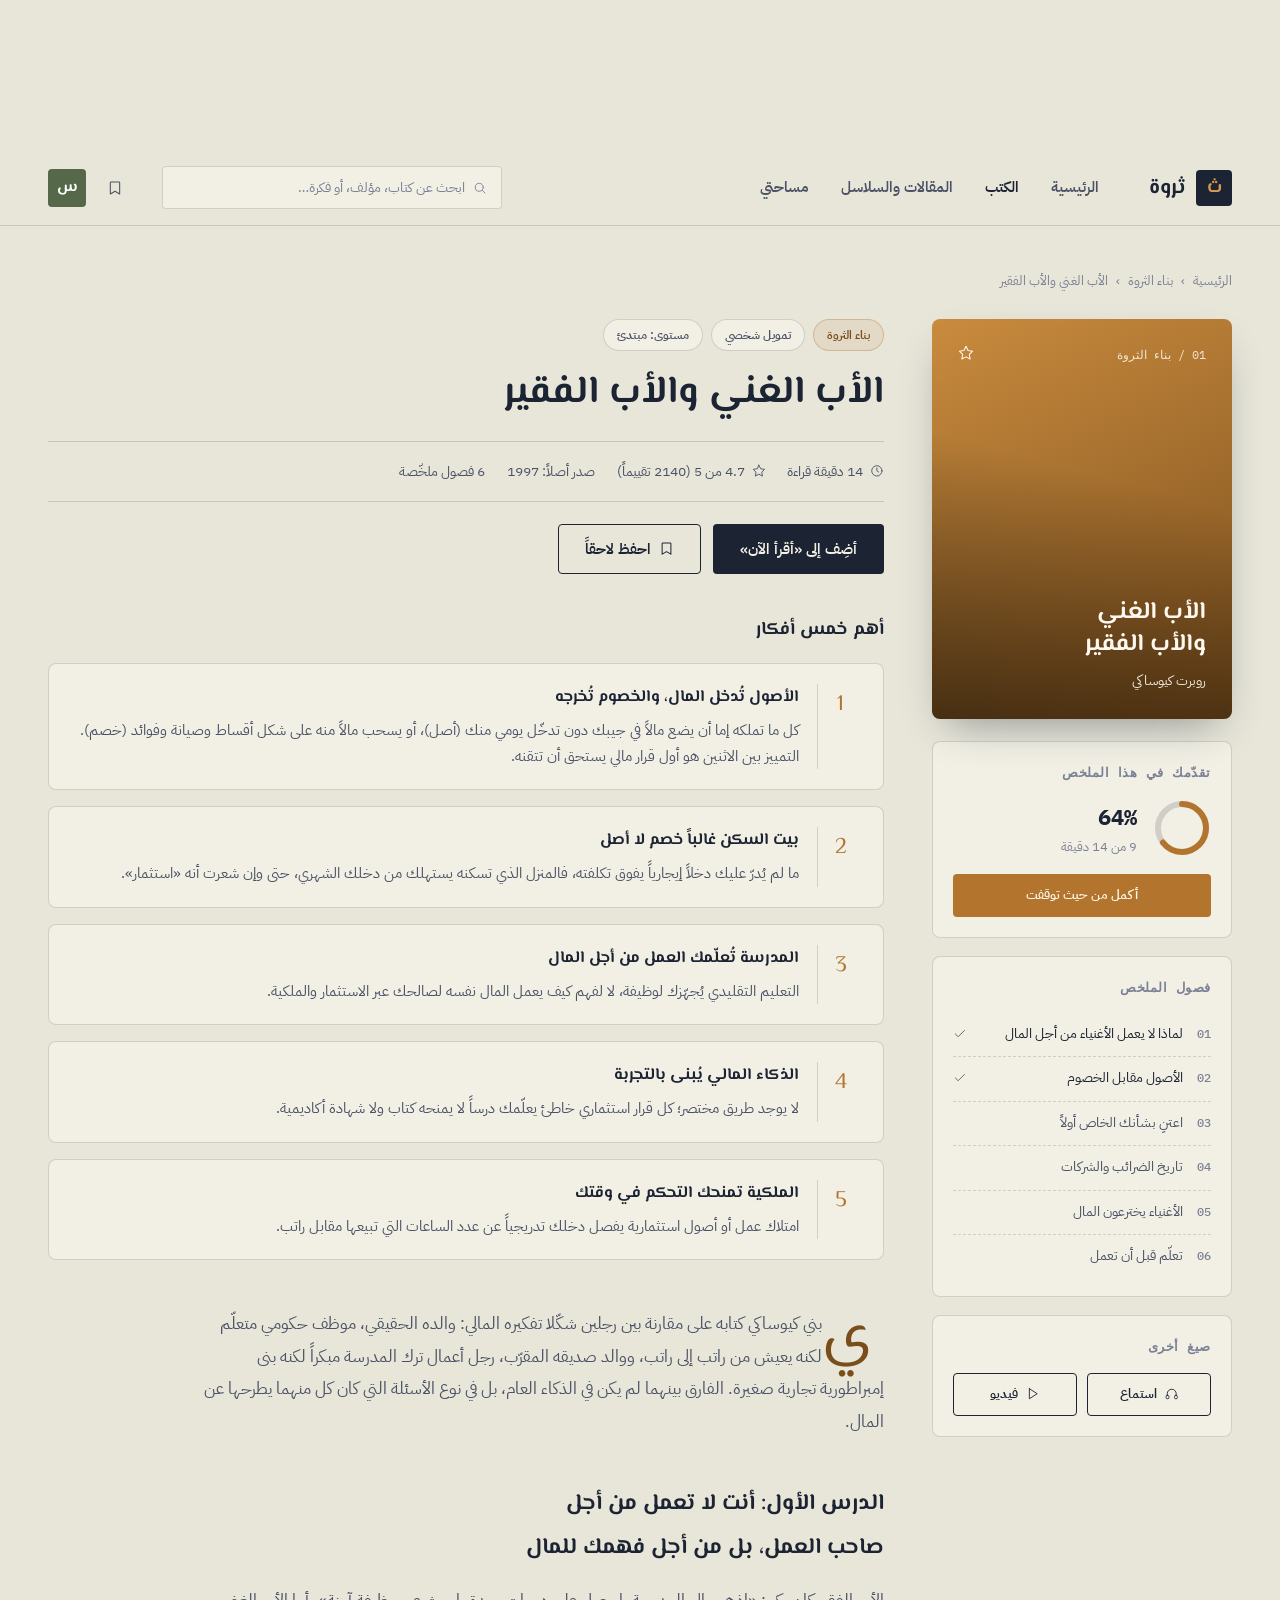
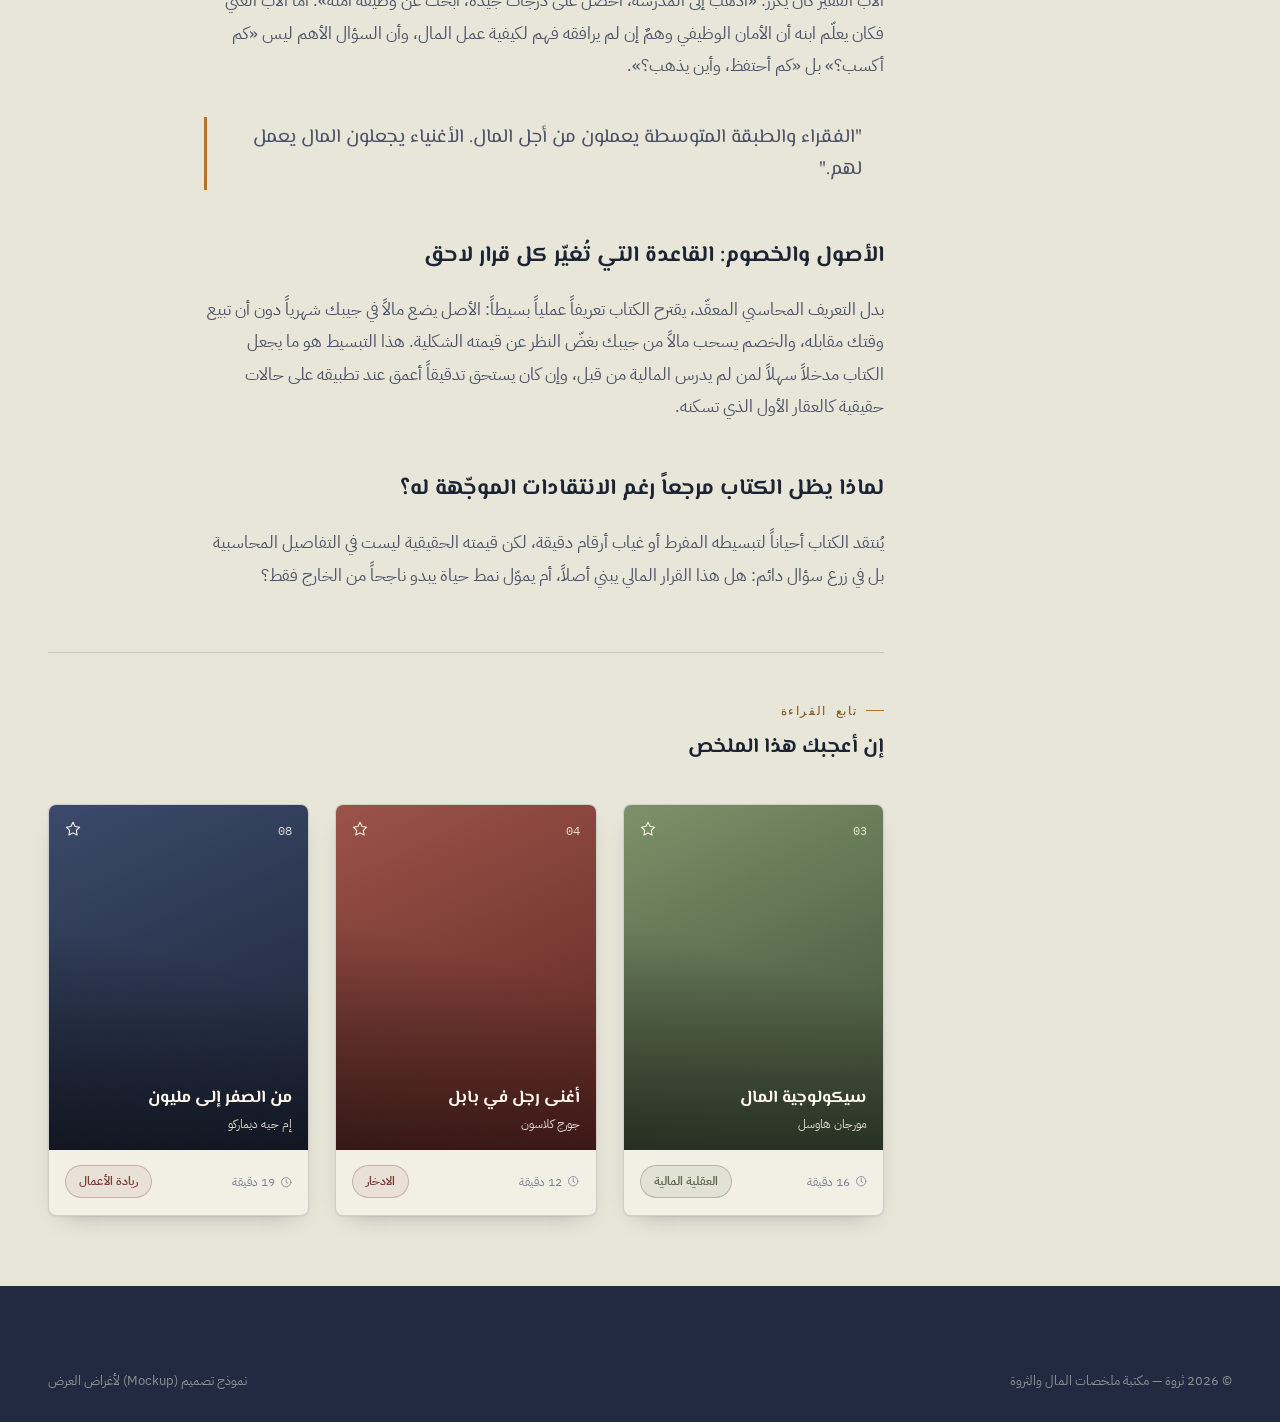
<file: wealth-library/summary.html>
<!DOCTYPE html>
<html lang="ar" dir="rtl">
<head>
<meta charset="UTF-8" />
<meta name="viewport" content="width=device-width, initial-scale=1.0" />
<title>ملخص: الأب الغني والأب الفقير — ثروة</title>
<meta name="description" content="ملخص كتاب الأب الغني والأب الفقير لروبرت كيوساكي — أهم الأفكار في دقائق معدودة." />
<link rel="preconnect" href="https://fonts.googleapis.com" />
<link rel="preconnect" href="https://fonts.gstatic.com" crossorigin />
<link href="https://fonts.googleapis.com/css2?family=El+Messiri:wght@500;600;700&family=IBM+Plex+Sans+Arabic:wght@400;500;600;700&family=IBM+Plex+Mono:wght@400;500&display=swap" rel="stylesheet" />
<link rel="stylesheet" href="./css/styles.css" />
</head>
<body>

<svg hidden>
<symbol id="i-search" viewBox="0 0 24 24"><circle cx="11" cy="11" r="7"/><line x1="21" y1="21" x2="16.65" y2="16.65"/></symbol>
<symbol id="i-bookmark" viewBox="0 0 24 24"><path d="M6 3h12a1 1 0 011 1v17l-7-4-7 4V4a1 1 0 011-1z"/></symbol>
<symbol id="i-clock" viewBox="0 0 24 24"><circle cx="12" cy="12" r="9"/><polyline points="12 7 12 12 15 14"/></symbol>
<symbol id="i-star" viewBox="0 0 24 24"><path d="M12 2l3.1 6.3 6.9 1-5 4.9 1.2 6.9-6.2-3.3-6.2 3.3 1.2-6.9-5-4.9 6.9-1z"/></symbol>
<symbol id="i-check" viewBox="0 0 24 24"><polyline points="20 6 9 17 4 12"/></symbol>
<symbol id="i-menu" viewBox="0 0 24 24"><line x1="4" y1="7" x2="20" y2="7"/><line x1="4" y1="12" x2="20" y2="12"/><line x1="4" y1="17" x2="20" y2="17"/></symbol>
<symbol id="i-arrow" viewBox="0 0 24 24"><line x1="19" y1="12" x2="5" y2="12"/><polyline points="11 6 5 12 11 18"/></symbol>
<symbol id="i-layers" viewBox="0 0 24 24"><polygon points="12 2 2 7 12 12 22 7 12 2"/><polyline points="2 17 12 22 22 17"/><polyline points="2 12 12 17 22 12"/></symbol>
<symbol id="i-play" viewBox="0 0 24 24"><polygon points="6 3 20 12 6 21 6 3"/></symbol>
<symbol id="i-headphones" viewBox="0 0 24 24"><path d="M4 15v-3a8 8 0 0116 0v3"/><rect x="2" y="15" width="5" height="6" rx="2"/><rect x="17" y="15" width="5" height="6" rx="2"/></symbol>
</svg>

<header class="site-header">
  <div class="container header-row">
    <a href="./index.html" class="brand"><span class="brand-mark">ث</span> ثروة</a>
    <nav class="main-nav">
      <a href="./index.html">الرئيسية</a>
      <a href="./index.html#books" class="is-active">الكتب</a>
      <a href="./index.html#articles">المقالات والسلاسل</a>
      <a href="./dashboard.html">مساحتي</a>
    </nav>
    <div class="header-search"><svg class="icon"><use href="#i-search"/></svg> ابحث عن كتاب، مؤلف، أو فكرة…</div>
    <div class="header-actions">
      <a href="./dashboard.html" class="icon-btn" aria-label="المفضلة"><svg class="icon"><use href="#i-bookmark"/></svg></a>
      <a href="./dashboard.html" class="avatar">س</a>
      <button class="nav-toggle icon-btn" aria-label="القائمة"><svg class="icon"><use href="#i-menu"/></svg></button>
    </div>
  </div>
</header>

<section class="summary-hero">
  <div class="container">
    <div class="crumb">
      <a href="./index.html">الرئيسية</a> ›
      <a href="./index.html#books">بناء الثروة</a> ›
      <span>الأب الغني والأب الفقير</span>
    </div>

    <div class="summary-layout">
      <aside>
        <div class="summary-cover tone-bronze">
          <div class="cover-top"><span class="cover-num">01 / بناء الثروة</span><svg class="icon"><use href="#i-star"/></svg></div>
          <div>
            <h1>الأب الغني<br/>والأب الفقير</h1>
            <div class="author">روبرت كيوساكي</div>
          </div>
        </div>

        <div class="sidebar-stack">
          <div class="side-card">
            <h4>تقدّمك في هذا الملخص</h4>
            <div class="progress-ring-wrap">
              <svg width="58" height="58" viewBox="0 0 58 58">
                <circle cx="29" cy="29" r="24" fill="none" stroke="var(--line)" stroke-width="6"/>
                <circle cx="29" cy="29" r="24" fill="none" stroke="var(--bronze)" stroke-width="6" stroke-linecap="round" stroke-dasharray="150.8" stroke-dashoffset="54" transform="rotate(-90 29 29)"/>
              </svg>
              <div><b class="num">64%</b><span>9 من 14 دقيقة</span></div>
            </div>
            <a href="#" class="btn btn-bronze btn-block btn-sm" style="margin-top:16px;">أكمل من حيث توقفت</a>
          </div>

          <div class="side-card">
            <h4>فصول الملخص</h4>
            <ul class="toc-list">
              <li class="is-done"><b class="num">01</b> لماذا لا يعمل الأغنياء من أجل المال <svg class="icon"><use href="#i-check"/></svg></li>
              <li class="is-done"><b class="num">02</b> الأصول مقابل الخصوم <svg class="icon"><use href="#i-check"/></svg></li>
              <li><b class="num">03</b> اعتنِ بشأنك الخاص أولاً</li>
              <li><b class="num">04</b> تاريخ الضرائب والشركات</li>
              <li><b class="num">05</b> الأغنياء يخترعون المال</li>
              <li><b class="num">06</b> تعلّم قبل أن تعمل</li>
            </ul>
          </div>

          <div class="side-card">
            <h4>صيغ أخرى</h4>
            <div style="display:flex; gap:10px;">
              <a href="#" class="btn btn-outline btn-sm" style="flex:1;"><svg class="icon"><use href="#i-headphones"/></svg> استماع</a>
              <a href="#" class="btn btn-outline btn-sm" style="flex:1;"><svg class="icon"><use href="#i-play"/></svg> فيديو</a>
            </div>
          </div>
        </div>
      </aside>

      <main class="summary-main">
        <div class="summary-title-row">
          <div class="summary-tags">
            <span class="tag tag--bronze">بناء الثروة</span>
            <span class="tag">تمويل شخصي</span>
            <span class="tag">مستوى: مبتدئ</span>
          </div>
          <h1>الأب الغني والأب الفقير</h1>
        </div>

        <div class="summary-meta-row">
          <span class="meta-item"><svg class="icon"><use href="#i-clock"/></svg> 14 دقيقة قراءة</span>
          <span class="meta-item"><svg class="icon"><use href="#i-star"/></svg> 4.7 من 5 (2140 تقييماً)</span>
          <span class="meta-item">صدر أصلاً: 1997</span>
          <span class="meta-item">6 فصول ملخّصة</span>
        </div>

        <div class="summary-actions">
          <button class="btn btn-primary">أضِف إلى «أقرأ الآن»</button>
          <button class="btn btn-outline"><svg class="icon"><use href="#i-bookmark"/></svg> احفظ لاحقاً</button>
        </div>

        <h2 style="font-size:1.15rem; margin-bottom:18px;">أهم خمس أفكار</h2>
        <div class="takeaways">
          <div class="takeaway-item">
            <div class="takeaway-num">1</div>
            <div><h3>الأصول تُدخل المال، والخصوم تُخرجه</h3><p>كل ما تملكه إما أن يضع مالاً في جيبك دون تدخّل يومي منك (أصل)، أو يسحب مالاً منه على شكل أقساط وصيانة وفوائد (خصم). التمييز بين الاثنين هو أول قرار مالي يستحق أن تتقنه.</p></div>
          </div>
          <div class="takeaway-item">
            <div class="takeaway-num">2</div>
            <div><h3>بيت السكن غالباً خصم لا أصل</h3><p>ما لم يُدرّ عليك دخلاً إيجارياً يفوق تكلفته، فالمنزل الذي تسكنه يستهلك من دخلك الشهري، حتى وإن شعرت أنه «استثمار».</p></div>
          </div>
          <div class="takeaway-item">
            <div class="takeaway-num">3</div>
            <div><h3>المدرسة تُعلّمك العمل من أجل المال</h3><p>التعليم التقليدي يُجهّزك لوظيفة، لا لفهم كيف يعمل المال نفسه لصالحك عبر الاستثمار والملكية.</p></div>
          </div>
          <div class="takeaway-item">
            <div class="takeaway-num">4</div>
            <div><h3>الذكاء المالي يُبنى بالتجربة</h3><p>لا يوجد طريق مختصر؛ كل قرار استثماري خاطئ يعلّمك درساً لا يمنحه كتاب ولا شهادة أكاديمية.</p></div>
          </div>
          <div class="takeaway-item">
            <div class="takeaway-num">5</div>
            <div><h3>الملكية تمنحك التحكم في وقتك</h3><p>امتلاك عمل أو أصول استثمارية يفصل دخلك تدريجياً عن عدد الساعات التي تبيعها مقابل راتب.</p></div>
          </div>
        </div>

        <article class="prose">
          <p>يبني كيوساكي كتابه على مقارنة بين رجلين شكّلا تفكيره المالي: والده الحقيقي، موظف حكومي متعلّم لكنه يعيش من راتب إلى راتب، ووالد صديقه المقرّب، رجل أعمال ترك المدرسة مبكراً لكنه بنى إمبراطورية تجارية صغيرة. الفارق بينهما لم يكن في الذكاء العام، بل في نوع الأسئلة التي كان كل منهما يطرحها عن المال.</p>
          <h2>الدرس الأول: أنت لا تعمل من أجل صاحب العمل، بل من أجل فهمك للمال</h2>
          <p>الأب الفقير كان يكرر: «اذهب إلى المدرسة، احصل على درجات جيدة، ابحث عن وظيفة آمنة». أما الأب الغني فكان يعلّم ابنه أن الأمان الوظيفي وهمٌ إن لم يرافقه فهم لكيفية عمل المال، وأن السؤال الأهم ليس «كم أكسب؟» بل «كم أحتفظ، وأين يذهب؟».</p>
          <p class="pull-quote">"الفقراء والطبقة المتوسطة يعملون من أجل المال. الأغنياء يجعلون المال يعمل لهم."</p>
          <h2>الأصول والخصوم: القاعدة التي تُغيّر كل قرار لاحق</h2>
          <p>بدل التعريف المحاسبي المعقّد، يقترح الكتاب تعريفاً عملياً بسيطاً: الأصل يضع مالاً في جيبك شهرياً دون أن تبيع وقتك مقابله، والخصم يسحب مالاً من جيبك بغضّ النظر عن قيمته الشكلية. هذا التبسيط هو ما يجعل الكتاب مدخلاً سهلاً لمن لم يدرس المالية من قبل، وإن كان يستحق تدقيقاً أعمق عند تطبيقه على حالات حقيقية كالعقار الأول الذي تسكنه.</p>
          <h2>لماذا يظل الكتاب مرجعاً رغم الانتقادات الموجّهة له؟</h2>
          <p>يُنتقد الكتاب أحياناً لتبسيطه المفرط أو غياب أرقام دقيقة، لكن قيمته الحقيقية ليست في التفاصيل المحاسبية بل في زرع سؤال دائم: هل هذا القرار المالي يبني أصلاً، أم يموّل نمط حياة يبدو ناجحاً من الخارج فقط؟</p>
        </article>

        <div class="related-strip">
          <div class="section-head">
            <div><div class="eyebrow">تابع القراءة</div><h2 style="font-size:1.3rem;">إن أعجبك هذا الملخص</h2></div>
          </div>
          <div class="book-grid" style="grid-template-columns:repeat(3,1fr);">
            <a class="book-card" href="./summary.html">
              <div class="book-cover tone-moss"><div class="cover-top"><span class="cover-num">03</span><svg class="icon"><use href="#i-star"/></svg></div><div class="cover-bottom"><h3>سيكولوجية المال</h3><div class="author">مورجان هاوسل</div></div></div>
              <div class="book-body"><div class="book-meta"><span class="meta-item"><svg class="icon"><use href="#i-clock"/></svg> 16 دقيقة</span><span class="tag tag--moss">العقلية المالية</span></div></div>
            </a>
            <a class="book-card" href="./summary.html">
              <div class="book-cover tone-claret"><div class="cover-top"><span class="cover-num">04</span><svg class="icon"><use href="#i-star"/></svg></div><div class="cover-bottom"><h3>أغنى رجل في بابل</h3><div class="author">جورج كلاسون</div></div></div>
              <div class="book-body"><div class="book-meta"><span class="meta-item"><svg class="icon"><use href="#i-clock"/></svg> 12 دقيقة</span><span class="tag tag--claret">الادخار</span></div></div>
            </a>
            <a class="book-card" href="./summary.html">
              <div class="book-cover tone-navy"><div class="cover-top"><span class="cover-num">08</span><svg class="icon"><use href="#i-star"/></svg></div><div class="cover-bottom"><h3>من الصفر إلى مليون</h3><div class="author">إم جيه ديمارکو</div></div></div>
              <div class="book-body"><div class="book-meta"><span class="meta-item"><svg class="icon"><use href="#i-clock"/></svg> 19 دقيقة</span><span class="tag tag--claret">ريادة الأعمال</span></div></div>
            </a>
          </div>
        </div>
      </main>
    </div>
  </div>
</section>

<footer class="site-footer" style="margin-top:60px;">
  <div class="container footer-bottom" style="border-top:none; margin-top:0;">
    <span>© 2026 ثروة — مكتبة ملخصات المال والثروة</span>
    <span>نموذج تصميم (Mockup) لأغراض العرض</span>
  </div>
</footer>

<script src="./js/main.js"></script>
</body>
</html>
</file>
<file: wealth-library/css/styles.css>
/* ==========================================================================
   ثروة (Tharwa) — Design tokens
   لوحة الألوان مستوحاة من عالم السجلات المالية والأختام والدفاتر القديمة:
   ورق دفتر بارد، حبر نيلي، نحاس معتّق كلون وحيد للتفاعل، أخضر دفتري
   وأحمر ختم الشمع كإشارات دلالية محدودة الاستخدام.
   ========================================================================== */
:root {
  --paper: #E8E6D9;
  --paper-raised: #F2F0E5;
  --paper-deep: #DFDCCC;
  --ink: #1C2333;
  --ink-soft: #4B5266;
  --ink-faint: #7B8194;
  --navy: #212A40;
  --navy-2: #2C3852;
  --bronze: #B3752E;
  --bronze-light: #D99B4E;
  --bronze-ink: #7A4E1C;
  --moss: #55684A;
  --moss-light: #7C9169;
  --claret: #7C3B34;
  --line: rgba(28, 35, 51, 0.16);
  --line-soft: rgba(28, 35, 51, 0.09);
  --shadow-card: 0 1px 2px rgba(28, 35, 51, 0.07), 0 10px 24px -14px rgba(28, 35, 51, 0.35);
  --shadow-pop: 0 18px 40px -16px rgba(28, 35, 51, 0.45);
  --radius-card: 8px;
  --radius-sm: 4px;
  --radius-pill: 999px;
  --container: 1240px;

  --font-display: "El Messiri", "Amiri", "Times New Roman", serif;
  --font-body: "IBM Plex Sans Arabic", "Tahoma", sans-serif;
  --font-mono: "IBM Plex Mono", ui-monospace, "SFMono-Regular", Menlo, monospace;
}

/* ============ إعادة ضبط ============ */
* { box-sizing: border-box; }
html { scroll-behavior: smooth; }
html, body { margin: 0; padding: 0; }
body {
  background: var(--paper);
  color: var(--ink);
  font-family: var(--font-body);
  font-size: 16px;
  line-height: 1.7;
  -webkit-font-smoothing: antialiased;
  text-rendering: optimizeLegibility;
}
img, svg { display: block; max-width: 100%; }
a { color: inherit; text-decoration: none; }
button { font-family: inherit; cursor: pointer; }
ul { margin: 0; padding: 0; list-style: none; }
h1, h2, h3, h4, p { margin: 0; }
:focus-visible {
  outline: 2px solid var(--bronze);
  outline-offset: 3px;
}
@media (prefers-reduced-motion: reduce) {
  html { scroll-behavior: auto; }
  *, *::before, *::after { animation-duration: 0.01ms !important; transition-duration: 0.01ms !important; }
}

.icon {
  width: 1em;
  height: 1em;
  stroke: currentColor;
  fill: none;
  stroke-width: 1.6;
  stroke-linecap: round;
  stroke-linejoin: round;
  flex-shrink: 0;
}
.icon--fill { fill: currentColor; stroke: none; }

.container {
  width: 100%;
  max-width: var(--container);
  margin-inline: auto;
  padding-inline: 28px;
}
.num { font-family: var(--font-mono); font-variant-numeric: tabular-nums; }

.eyebrow {
  display: inline-flex;
  align-items: center;
  gap: 8px;
  font-family: var(--font-mono);
  font-size: 0.72rem;
  letter-spacing: 0.14em;
  text-transform: uppercase;
  color: var(--bronze-ink);
  font-weight: 500;
}
.eyebrow::before {
  content: "";
  width: 18px;
  height: 1px;
  background: var(--bronze);
}

h1, h2, h3, .font-display { font-family: var(--font-display); font-weight: 700; text-wrap: balance; }

/* ============ أزرار ============ */
.btn {
  display: inline-flex;
  align-items: center;
  justify-content: center;
  gap: 8px;
  padding: 13px 26px;
  border-radius: var(--radius-sm);
  font-weight: 600;
  font-size: 0.94rem;
  border: 1px solid transparent;
  transition: transform 0.15s ease, box-shadow 0.15s ease, background 0.15s ease, color .15s ease;
  white-space: nowrap;
}
.btn:active { transform: translateY(1px); }
.btn-primary {
  background: var(--ink);
  color: var(--paper-raised);
}
.btn-primary:hover { background: var(--navy-2); box-shadow: var(--shadow-pop); }
.btn-bronze {
  background: var(--bronze);
  color: #fff8ee;
}
.btn-bronze:hover { background: var(--bronze-ink); box-shadow: 0 14px 30px -14px rgba(179,117,46,.6); }
.btn-outline {
  background: transparent;
  border-color: var(--ink);
  color: var(--ink);
}
.btn-outline:hover { background: var(--ink); color: var(--paper-raised); }
.btn-ghost {
  background: transparent;
  color: var(--ink-soft);
  padding: 10px 14px;
}
.btn-ghost:hover { color: var(--ink); }
.btn-sm { padding: 9px 16px; font-size: 0.84rem; }
.btn-block { width: 100%; }

.tag {
  display: inline-flex;
  align-items: center;
  gap: 6px;
  padding: 5px 13px;
  border-radius: var(--radius-pill);
  font-size: 0.76rem;
  font-weight: 600;
  border: 1px solid var(--line);
  color: var(--ink-soft);
  background: var(--paper-raised);
}
.tag--bronze { color: var(--bronze-ink); border-color: rgba(179,117,46,.35); background: rgba(179,117,46,.1); }
.tag--moss { color: var(--moss); border-color: rgba(85,104,74,.35); background: rgba(85,104,74,.1); }
.tag--claret { color: var(--claret); border-color: rgba(124,59,52,.3); background: rgba(124,59,52,.08); }
.tag--navy { color: var(--navy-2); border-color: rgba(44,56,82,.3); background: rgba(44,56,82,.08); }

/* ============ الهيدر ============ */
.site-header {
  position: sticky;
  top: 0;
  z-index: 50;
  background: rgba(232, 230, 217, 0.88);
  backdrop-filter: blur(10px) saturate(1.1);
  border-bottom: 1px solid var(--line);
}
.header-row {
  display: flex;
  align-items: center;
  gap: 28px;
  padding-block: 16px;
}
.brand {
  display: flex;
  align-items: center;
  gap: 10px;
  font-family: var(--font-display);
  font-weight: 700;
  font-size: 1.32rem;
  color: var(--ink);
}
.brand-mark {
  width: 36px;
  height: 36px;
  border-radius: var(--radius-sm);
  background: var(--ink);
  color: var(--bronze-light);
  display: flex;
  align-items: center;
  justify-content: center;
  font-family: var(--font-display);
  font-size: 1.15rem;
  flex-shrink: 0;
}
.main-nav {
  display: flex;
  align-items: center;
  gap: 4px;
  margin-inline-start: 8px;
}
.main-nav a {
  padding: 9px 14px;
  border-radius: var(--radius-sm);
  font-size: 0.92rem;
  font-weight: 600;
  color: var(--ink-soft);
  transition: color .15s ease, background .15s ease;
}
.main-nav a:hover { color: var(--ink); background: var(--paper-raised); }
.main-nav a.is-active { color: var(--ink); }
.header-search {
  flex: 1;
  max-width: 340px;
  display: flex;
  align-items: center;
  gap: 8px;
  background: var(--paper-raised);
  border: 1px solid var(--line);
  border-radius: var(--radius-sm);
  padding: 9px 14px;
  color: var(--ink-faint);
  font-size: 0.86rem;
  margin-inline-start: auto;
}
.header-actions { display: flex; align-items: center; gap: 10px; }
.icon-btn {
  width: 38px;
  height: 38px;
  display: flex;
  align-items: center;
  justify-content: center;
  border-radius: var(--radius-sm);
  color: var(--ink-soft);
  border: 1px solid transparent;
}
.icon-btn:hover { background: var(--paper-raised); border-color: var(--line); color: var(--ink); }
.avatar {
  width: 38px;
  height: 38px;
  border-radius: var(--radius-sm);
  background: var(--moss);
  color: #fff;
  display: flex;
  align-items: center;
  justify-content: center;
  font-family: var(--font-display);
  font-weight: 700;
  font-size: 0.95rem;
}
.nav-toggle { display: none; }

/* ============ البطل (Hero) ============ */
.hero {
  padding-block: 68px 84px;
  position: relative;
  overflow: hidden;
}
.hero-grid {
  display: grid;
  grid-template-columns: 1.05fr 0.95fr;
  gap: 56px;
  align-items: center;
}
.hero-eyebrow { margin-bottom: 22px; }
.hero h1 {
  font-size: clamp(2.3rem, 3.6vw, 3.4rem);
  line-height: 1.22;
  color: var(--ink);
}
.hero h1 em {
  font-style: normal;
  color: var(--bronze-ink);
  position: relative;
}
.hero-lede {
  margin-top: 22px;
  font-size: 1.12rem;
  line-height: 1.85;
  color: var(--ink-soft);
  max-width: 46ch;
}
.hero-actions { display: flex; gap: 14px; margin-top: 34px; flex-wrap: wrap; }
.hero-proof {
  display: flex;
  align-items: center;
  gap: 22px;
  margin-top: 40px;
  padding-top: 26px;
  border-top: 1px solid var(--line);
}
.proof-stat { display: flex; flex-direction: column; gap: 2px; }
.proof-stat b { font-family: var(--font-mono); font-size: 1.4rem; color: var(--ink); }
.proof-stat span { font-size: 0.78rem; color: var(--ink-faint); }

/* حزمة الأغلفة المروحية في البطل */
.hero-stack {
  position: relative;
  height: 460px;
}
.desk-card {
  position: absolute;
  width: 210px;
  border-radius: var(--radius-card);
  background: var(--paper-raised);
  border: 1px solid var(--line);
  box-shadow: var(--shadow-pop);
  padding: 18px;
  transition: transform .35s ease;
}
.desk-card:hover { transform: translateY(-6px) rotate(0deg) !important; }
.desk-card .cover {
  aspect-ratio: 3/4;
  border-radius: var(--radius-sm);
  display: flex;
  align-items: flex-end;
  padding: 14px;
  font-family: var(--font-display);
  font-weight: 700;
  font-size: 1.02rem;
  color: #fff8ee;
  line-height: 1.35;
  margin-bottom: 12px;
  position: relative;
  overflow: hidden;
}
.desk-card .cover::after {
  content: "";
  position: absolute;
  inset: 0;
  background: linear-gradient(180deg, rgba(0,0,0,0) 40%, rgba(0,0,0,.45) 100%);
}
.desk-card .cover span { position: relative; z-index: 1; }
.desk-card small { color: var(--ink-faint); font-size: 0.76rem; }
.desk-card .cmeta { display: flex; align-items: center; justify-content: space-between; margin-top: 8px; }
.card-a { top: 10px; inset-inline-start: 40px; transform: rotate(-7deg); z-index: 3; }
.card-b { top: 90px; inset-inline-end: 10px; transform: rotate(6deg); z-index: 2; }
.card-c { bottom: 0; inset-inline-start: 100px; transform: rotate(-2deg); z-index: 1; width: 190px; }
.tone-bronze .cover, .book-cover.tone-bronze, .summary-cover.tone-bronze { background: linear-gradient(155deg, #C98B3E, #7A4E1C); }
.tone-moss .cover, .book-cover.tone-moss, .summary-cover.tone-moss { background: linear-gradient(155deg, #7C9169, #3D4B36); }
.tone-navy .cover, .book-cover.tone-navy, .summary-cover.tone-navy { background: linear-gradient(155deg, #3B4A6B, #1B2233); }
.tone-claret .cover, .book-cover.tone-claret, .summary-cover.tone-claret { background: linear-gradient(155deg, #9B5349, #5A2521); }

/* ============ شريط الإحصاءات ============ */
.stats-strip {
  background: var(--navy);
  color: var(--paper);
}
.stats-row {
  display: grid;
  grid-template-columns: repeat(4, 1fr);
  padding-block: 30px;
}
.stat-block {
  text-align: center;
  border-inline-start: 1px solid rgba(232,230,217,.15);
  padding-inline: 12px;
}
.stat-block:first-child { border-inline-start: none; }
.stat-block b {
  display: block;
  font-family: var(--font-mono);
  font-size: 1.9rem;
  color: var(--bronze-light);
}
.stat-block span { font-size: 0.82rem; color: rgba(232,230,217,.72); }

/* ============ أقسام عامة ============ */
.section { padding-block: 76px; }
.section-alt { background: var(--paper-raised); }
.section-head {
  display: flex;
  align-items: flex-end;
  justify-content: space-between;
  gap: 20px;
  margin-bottom: 38px;
}
.section-head h2 { font-size: clamp(1.5rem, 2vw, 2rem); margin-top: 10px; color: var(--ink); }
.section-head p { color: var(--ink-soft); margin-top: 10px; max-width: 52ch; }
.link-more {
  display: inline-flex;
  align-items: center;
  gap: 6px;
  font-weight: 600;
  font-size: 0.9rem;
  color: var(--ink);
  border-bottom: 1px solid var(--ink);
  padding-bottom: 2px;
  flex-shrink: 0;
}

/* شريط التصنيفات (فواصل فهرس البطاقات) */
.cat-rail {
  display: flex;
  gap: 10px;
  overflow-x: auto;
  padding-bottom: 6px;
  margin-bottom: 44px;
  scrollbar-width: thin;
}
.cat-chip {
  flex-shrink: 0;
  display: flex;
  align-items: center;
  gap: 9px;
  padding: 11px 18px;
  border-radius: var(--radius-sm);
  border: 1px solid var(--line);
  background: var(--paper-raised);
  font-size: 0.88rem;
  font-weight: 600;
  color: var(--ink-soft);
}
.cat-chip b { font-family: var(--font-mono); font-weight: 500; color: var(--ink-faint); font-size: .78rem; }
.cat-chip.is-active { background: var(--ink); color: var(--paper-raised); border-color: var(--ink); }
.cat-chip.is-active b { color: var(--bronze-light); }

/* ============ بطاقات الكتب ============ */
.book-grid {
  display: grid;
  grid-template-columns: repeat(auto-fill, minmax(210px, 1fr));
  gap: 26px;
}
.book-card {
  display: flex;
  flex-direction: column;
  background: var(--paper-raised);
  border: 1px solid var(--line);
  border-radius: var(--radius-card);
  overflow: hidden;
  box-shadow: var(--shadow-card);
  transition: transform .2s ease, box-shadow .2s ease;
}
.book-card:hover { transform: translateY(-5px); box-shadow: var(--shadow-pop); }
.book-cover {
  aspect-ratio: 3/4;
  padding: 16px;
  display: flex;
  flex-direction: column;
  justify-content: space-between;
  position: relative;
  color: #fff8ee;
}
.book-cover::after {
  content: "";
  position: absolute;
  inset: 0;
  background: linear-gradient(195deg, rgba(0,0,0,0) 45%, rgba(0,0,0,.5) 100%);
  z-index: 0;
}
.book-cover .cover-top, .book-cover .cover-bottom { position: relative; z-index: 1; }
.cover-top { display: flex; justify-content: space-between; align-items: flex-start; }
.cover-num { font-family: var(--font-mono); font-size: 0.72rem; opacity: .85; }
.book-cover h3 { font-size: 1.08rem; line-height: 1.35; }
.book-cover .author { font-size: 0.76rem; opacity: .85; margin-top: 4px; }
.book-body { padding: 15px 16px 17px; display: flex; flex-direction: column; gap: 10px; }
.book-meta {
  display: flex;
  align-items: center;
  justify-content: space-between;
  font-size: 0.78rem;
  color: var(--ink-faint);
}
.book-meta .meta-item { display: flex; align-items: center; gap: 5px; }
.progress-track {
  height: 5px;
  border-radius: 3px;
  background: var(--line-soft);
  overflow: hidden;
}
.progress-fill { height: 100%; background: var(--moss); border-radius: 3px; }
.progress-fill.is-bronze { background: var(--bronze); }
.progress-label { display: flex; justify-content: space-between; font-size: 0.72rem; color: var(--ink-faint); font-family: var(--font-mono); }

/* ============ المقالات والسلاسل ============ */
.mixed-grid {
  display: grid;
  grid-template-columns: repeat(3, 1fr);
  gap: 24px;
}
.feature-card {
  background: var(--paper-raised);
  border: 1px solid var(--line);
  border-radius: var(--radius-card);
  padding: 24px;
  display: flex;
  flex-direction: column;
  gap: 14px;
  box-shadow: var(--shadow-card);
}
.feature-card .fc-icon {
  width: 42px;
  height: 42px;
  border-radius: var(--radius-sm);
  display: flex;
  align-items: center;
  justify-content: center;
  font-size: 1.15rem;
  background: rgba(179,117,46,.12);
  color: var(--bronze-ink);
}
.feature-card.is-series .fc-icon { background: rgba(85,104,74,.14); color: var(--moss); }
.feature-card h3 { font-size: 1.08rem; line-height: 1.4; }
.feature-card p { color: var(--ink-soft); font-size: 0.9rem; line-height: 1.7; }
.feature-foot {
  margin-top: auto;
  display: flex;
  align-items: center;
  justify-content: space-between;
  padding-top: 14px;
  border-top: 1px dashed var(--line);
  font-size: 0.78rem;
  color: var(--ink-faint);
}
.series-stack {
  display: flex;
}
.series-stack span {
  width: 26px;
  height: 34px;
  border-radius: 3px;
  border: 1px solid var(--paper-raised);
  margin-inline-start: -12px;
}
.series-stack span:first-child { margin-inline-start: 0; }

/* ============ اقتباس/شريط داكن ============ */
.quote-band {
  background: var(--ink);
  color: var(--paper);
  padding-block: 70px;
}
.quote-band blockquote {
  font-family: var(--font-display);
  font-size: clamp(1.4rem, 2.4vw, 2.1rem);
  line-height: 1.6;
  max-width: 900px;
  text-wrap: balance;
}
.quote-band blockquote::before { content: "\201C"; color: var(--bronze-light); }
.quote-band cite {
  display: block;
  margin-top: 22px;
  font-style: normal;
  font-family: var(--font-mono);
  font-size: 0.82rem;
  letter-spacing: .05em;
  color: rgba(232,230,217,.68);
}

/* ============ معاينة لوحة المستخدم في الرئيسية ============ */
.dash-teaser {
  display: grid;
  grid-template-columns: 0.9fr 1.1fr;
  gap: 0;
  border: 1px solid var(--line);
  border-radius: var(--radius-card);
  overflow: hidden;
  background: var(--paper-raised);
  box-shadow: var(--shadow-card);
}
.dash-teaser-copy { padding: 48px; display: flex; flex-direction: column; justify-content: center; gap: 18px; }
.dash-teaser-copy ul { display: flex; flex-direction: column; gap: 12px; margin-top: 6px; }
.dash-teaser-copy li { display: flex; align-items: flex-start; gap: 10px; font-size: 0.94rem; color: var(--ink-soft); }
.dash-teaser-copy li .icon { color: var(--moss); margin-top: 3px; }
.dash-teaser-visual {
  background: var(--navy);
  padding: 36px;
  color: var(--paper);
  position: relative;
}
.mini-ledger {
  background: var(--navy-2);
  border: 1px solid rgba(232,230,217,.14);
  border-radius: var(--radius-card);
  padding: 22px;
}
.mini-ledger-head { display: flex; align-items: center; justify-content: space-between; margin-bottom: 18px; }
.mini-ledger-head b { font-family: var(--font-display); font-size: 1.05rem; }
.streak-chip {
  display: flex;
  align-items: center;
  gap: 5px;
  color: var(--bronze-light);
  font-family: var(--font-mono);
  font-size: 0.8rem;
}
.mini-row { display: flex; align-items: center; gap: 14px; padding-block: 11px; border-top: 1px solid rgba(232,230,217,.1); }
.mini-row:first-of-type { border-top: none; }
.mini-swatch { width: 34px; height: 44px; border-radius: 3px; flex-shrink: 0; }
.mini-row-body { flex: 1; min-width: 0; }
.mini-row-body b { display: block; font-size: 0.88rem; font-weight: 600; white-space: nowrap; overflow: hidden; text-overflow: ellipsis; }
.mini-row .progress-track { background: rgba(232,230,217,.16); margin-top: 6px; }
.mini-pct { font-family: var(--font-mono); font-size: 0.76rem; color: rgba(232,230,217,.65); }

/* ============ التذييل ============ */
.site-footer { background: var(--navy); color: rgba(232,230,217,.82); padding-block: 60px 30px; }
.footer-grid { display: grid; grid-template-columns: 1.4fr 1fr 1fr 1.2fr; gap: 40px; }
.footer-brand .brand { color: var(--paper); }
.footer-brand p { margin-top: 14px; font-size: 0.9rem; line-height: 1.8; max-width: 34ch; color: rgba(232,230,217,.65); }
.footer-col h4 { font-family: var(--font-body); font-size: 0.85rem; letter-spacing: .04em; color: var(--bronze-light); margin-bottom: 16px; }
.footer-col ul { display: flex; flex-direction: column; gap: 10px; }
.footer-col a { font-size: 0.9rem; color: rgba(232,230,217,.75); }
.footer-col a:hover { color: var(--paper); }
.newsletter-form { display: flex; margin-top: 6px; border: 1px solid rgba(232,230,217,.25); border-radius: var(--radius-sm); overflow: hidden; }
.newsletter-form input { flex: 1; background: transparent; border: none; padding: 12px 14px; color: var(--paper); font-family: inherit; font-size: 0.86rem; }
.newsletter-form input::placeholder { color: rgba(232,230,217,.5); }
.newsletter-form button { background: var(--bronze); color: #fff8ee; border: none; padding: 0 18px; font-weight: 600; font-size: 0.86rem; }
.footer-bottom {
  margin-top: 50px;
  padding-top: 24px;
  border-top: 1px solid rgba(232,230,217,.14);
  display: flex;
  justify-content: space-between;
  font-size: 0.8rem;
  color: rgba(232,230,217,.55);
}

/* ==========================================================================
   صفحة ملخص كتاب/مقال/سلسلة
   ========================================================================== */
.summary-hero { padding-block: 44px 10px; }
.crumb { display: flex; align-items: center; gap: 8px; font-size: 0.82rem; color: var(--ink-faint); margin-bottom: 26px; }
.crumb a:hover { color: var(--ink); }
.summary-layout {
  display: grid;
  grid-template-columns: 300px 1fr;
  gap: 48px;
  align-items: start;
}
.summary-cover {
  aspect-ratio: 3/4;
  border-radius: var(--radius-card);
  padding: 26px;
  display: flex;
  flex-direction: column;
  justify-content: space-between;
  color: #fff8ee;
  position: sticky;
  top: 96px;
  box-shadow: var(--shadow-pop);
}
.summary-cover::after { content:""; position:absolute; inset:0; border-radius: var(--radius-card); background: linear-gradient(195deg, rgba(0,0,0,0) 40%, rgba(0,0,0,.5) 100%); z-index:0;}
.summary-cover > * { position: relative; z-index: 1; }
.summary-cover h1 { font-size: 1.5rem; line-height: 1.35; }
.summary-cover .author { margin-top: 8px; font-size: 0.86rem; opacity: .9; }

.sidebar-stack { display: flex; flex-direction: column; gap: 18px; margin-top: 22px; }
.side-card {
  background: var(--paper-raised);
  border: 1px solid var(--line);
  border-radius: var(--radius-card);
  padding: 20px;
}
.side-card h4 { font-size: 0.82rem; letter-spacing: .04em; color: var(--ink-faint); margin-bottom: 14px; font-family: var(--font-mono); text-transform: uppercase; }
.toc-list { display: flex; flex-direction: column; gap: 2px; }
.toc-list li {
  display: flex;
  align-items: center;
  gap: 10px;
  padding: 9px 0;
  border-top: 1px dashed var(--line);
  font-size: 0.86rem;
  color: var(--ink-soft);
}
.toc-list li:first-child { border-top: none; }
.toc-list li b { font-family: var(--font-mono); font-weight: 500; color: var(--ink-faint); font-size: .78rem; width: 18px; }
.toc-list li.is-done { color: var(--ink); }
.toc-list li.is-done .icon { color: var(--moss); }
.toc-list li .icon { margin-inline-start: auto; color: var(--line); }

.progress-ring-wrap { display: flex; align-items: center; gap: 16px; }
.progress-ring-wrap b { font-family: var(--font-mono); font-size: 1.4rem; }
.progress-ring-wrap span { display: block; font-size: 0.8rem; color: var(--ink-faint); }

.summary-main { min-width: 0; }
.summary-title-row h1 { font-size: clamp(1.9rem, 3vw, 2.6rem); line-height: 1.28; }
.summary-tags { display: flex; gap: 8px; margin-bottom: 18px; flex-wrap: wrap; }
.summary-meta-row {
  display: flex;
  align-items: center;
  gap: 22px;
  margin-block: 22px;
  padding-block: 18px;
  border-block: 1px solid var(--line);
  font-size: 0.86rem;
  color: var(--ink-soft);
  flex-wrap: wrap;
}
.summary-meta-row .meta-item { display: flex; align-items: center; gap: 7px; }
.summary-actions { display: flex; gap: 12px; margin-bottom: 40px; flex-wrap: wrap; }

.takeaways { display: flex; flex-direction: column; gap: 16px; margin-bottom: 48px; }
.takeaway-item {
  display: grid;
  grid-template-columns: 46px 1fr;
  gap: 18px;
  padding: 20px;
  background: var(--paper-raised);
  border: 1px solid var(--line);
  border-radius: var(--radius-card);
}
.takeaway-num {
  font-family: var(--font-display);
  font-size: 1.4rem;
  color: var(--bronze);
  border-inline-end: 1px solid var(--line);
  display: flex;
  align-items: flex-start;
  justify-content: center;
  padding-top: 2px;
}
.takeaway-item h3 { font-size: 1.02rem; margin-bottom: 6px; }
.takeaway-item p { color: var(--ink-soft); font-size: 0.92rem; line-height: 1.75; }

.prose { max-width: 68ch; font-size: 1.04rem; line-height: 1.95; color: var(--ink); }
.prose h2 { font-size: 1.4rem; margin-top: 44px; margin-bottom: 16px; color: var(--ink); }
.prose p { margin-bottom: 20px; color: var(--ink-soft); }
.prose p:first-of-type::first-letter {
  font-family: var(--font-display);
  font-size: 3.6rem;
  color: var(--bronze-ink);
  float: right;
  line-height: 0.8;
  margin-inline-start: 12px;
  margin-top: 8px;
}
.pull-quote {
  border-inline-end: 3px solid var(--bronze);
  padding: 4px 22px 4px 0;
  margin: 34px 0;
  font-family: var(--font-display);
  font-size: 1.2rem;
  color: var(--ink);
  line-height: 1.7;
}
.related-strip { margin-top: 60px; padding-top: 40px; border-top: 1px solid var(--line); }

/* ==========================================================================
   لوحة المستخدم
   ========================================================================== */
.dash-shell { display: grid; grid-template-columns: 264px 1fr; gap: 40px; align-items: start; padding-block: 40px 90px; }
.dash-side {
  position: sticky;
  top: 96px;
  background: var(--paper-raised);
  border: 1px solid var(--line);
  border-radius: var(--radius-card);
  padding: 26px 22px;
}
.profile-block { display: flex; flex-direction: column; align-items: center; text-align: center; gap: 10px; padding-bottom: 22px; border-bottom: 1px solid var(--line); margin-bottom: 18px; }
.profile-avatar {
  width: 68px; height: 68px; border-radius: var(--radius-card);
  background: var(--moss); color: #fff;
  display: flex; align-items: center; justify-content: center;
  font-family: var(--font-display); font-size: 1.6rem; font-weight: 700;
}
.profile-block b { font-size: 1.05rem; }
.profile-block .streak-chip { justify-content: center; }
.dash-nav { display: flex; flex-direction: column; gap: 3px; }
.dash-nav a {
  display: flex;
  align-items: center;
  gap: 12px;
  padding: 11px 12px;
  border-radius: var(--radius-sm);
  font-size: 0.92rem;
  font-weight: 600;
  color: var(--ink-soft);
}
.dash-nav a .icon { color: var(--ink-faint); }
.dash-nav a:hover { background: var(--paper); }
.dash-nav a.is-active { background: var(--ink); color: var(--paper-raised); }
.dash-nav a.is-active .icon { color: var(--bronze-light); }
.dash-nav .count { margin-inline-start: auto; font-family: var(--font-mono); font-size: 0.76rem; color: var(--ink-faint); }
.dash-nav a.is-active .count { color: rgba(232,230,217,.65); }

.dash-header-row { display: flex; align-items: flex-end; justify-content: space-between; margin-bottom: 30px; gap: 20px; flex-wrap: wrap; }
.dash-header-row h1 { font-size: 1.9rem; }
.dash-header-row p { color: var(--ink-soft); margin-top: 8px; }

.kpi-row { display: grid; grid-template-columns: repeat(4, 1fr); gap: 20px; margin-bottom: 44px; }
.kpi-card {
  background: var(--paper-raised);
  border: 1px solid var(--line);
  border-radius: var(--radius-card);
  padding: 20px;
  display: flex;
  flex-direction: column;
  gap: 8px;
}
.kpi-top { display: flex; align-items: center; justify-content: space-between; color: var(--ink-faint); }
.kpi-card b { font-family: var(--font-mono); font-size: 1.7rem; color: var(--ink); }
.kpi-card span { font-size: 0.8rem; color: var(--ink-faint); }
.kpi-delta { font-size: 0.74rem; font-family: var(--font-mono); color: var(--moss); }

.goal-card {
  display: grid;
  grid-template-columns: auto 1fr auto;
  align-items: center;
  gap: 26px;
  background: var(--navy);
  color: var(--paper);
  border-radius: var(--radius-card);
  padding: 24px 28px;
  margin-bottom: 44px;
}
.goal-card h3 { font-size: 1.1rem; }
.goal-card p { font-size: 0.86rem; color: rgba(232,230,217,.68); margin-top: 4px; }
.goal-track { height: 8px; border-radius: 4px; background: rgba(232,230,217,.16); overflow: hidden; margin-top: 14px; }
.goal-fill { height: 100%; background: var(--bronze-light); border-radius: 4px; }

.tab-row { display: flex; gap: 6px; border-bottom: 1px solid var(--line); margin-bottom: 28px; }
.tab-btn {
  padding: 12px 18px;
  font-size: 0.92rem;
  font-weight: 600;
  color: var(--ink-faint);
  border-bottom: 2px solid transparent;
  margin-bottom: -1px;
  display: flex;
  align-items: center;
  gap: 8px;
}
.tab-btn .count { font-family: var(--font-mono); font-size: 0.74rem; }
.tab-btn.is-active { color: var(--ink); border-color: var(--bronze); }
.tab-panel { display: none; }
.tab-panel.is-active { display: block; }

.track-list { display: flex; flex-direction: column; gap: 14px; }
.track-row {
  display: grid;
  grid-template-columns: 54px 1fr auto auto;
  align-items: center;
  gap: 18px;
  background: var(--paper-raised);
  border: 1px solid var(--line);
  border-radius: var(--radius-card);
  padding: 14px 18px;
}
.track-swatch { width: 54px; height: 70px; border-radius: 4px; flex-shrink: 0; }
.track-body b { font-size: 0.98rem; display: block; }
.track-body span { font-size: 0.8rem; color: var(--ink-faint); }
.track-progress { min-width: 150px; }
.track-progress .progress-label { margin-bottom: 6px; }
.track-cta { flex-shrink: 0; }
.check-badge { color: var(--moss); display: flex; align-items: center; gap: 6px; font-size: 0.82rem; font-weight: 600; }

.badge-grid { display: grid; grid-template-columns: repeat(6, 1fr); gap: 18px; margin-top: 40px; }
.badge-stamp {
  aspect-ratio: 1;
  border-radius: 50%;
  border: 2px dashed var(--line);
  display: flex;
  flex-direction: column;
  align-items: center;
  justify-content: center;
  gap: 6px;
  text-align: center;
  padding: 10px;
  color: var(--ink-faint);
}
.badge-stamp.is-earned { border-style: solid; border-color: var(--bronze); color: var(--bronze-ink); background: rgba(179,117,46,.08); }
.badge-stamp .icon { width: 22px; height: 22px; }
.badge-stamp span { font-size: 0.68rem; font-weight: 600; line-height: 1.3; }

/* ============ استجابة ============ */
@media (max-width: 1080px) {
  .hero-grid { grid-template-columns: 1fr; }
  .hero-stack { height: 340px; max-width: 460px; margin-inline: auto; width: 100%; }
  .mixed-grid { grid-template-columns: repeat(2, 1fr); }
  .footer-grid { grid-template-columns: 1fr 1fr; }
  .dash-teaser { grid-template-columns: 1fr; }
  .summary-layout { grid-template-columns: 1fr; }
  .summary-cover { position: static; max-width: 260px; }
  .kpi-row { grid-template-columns: repeat(2, 1fr); }
  .badge-grid { grid-template-columns: repeat(3, 1fr); }
}
@media (max-width: 820px) {
  .main-nav, .header-search { display: none; }
  .nav-toggle { display: flex; }
  .stats-row { grid-template-columns: repeat(2, 1fr); row-gap: 24px; }
  .dash-shell { grid-template-columns: 1fr; }
  .dash-side { position: static; }
  .track-row { grid-template-columns: 46px 1fr; grid-template-areas: "sw body" "sw prog" "sw cta"; }
  .track-progress { grid-column: 2; }
}
@media (max-width: 620px) {
  .mixed-grid { grid-template-columns: 1fr; }
  .footer-grid { grid-template-columns: 1fr; gap: 32px; }
  .kpi-row { grid-template-columns: 1fr 1fr; }
  .badge-grid { grid-template-columns: repeat(3, 1fr); }
  .goal-card { grid-template-columns: 1fr; text-align: center; }
}
</file>
